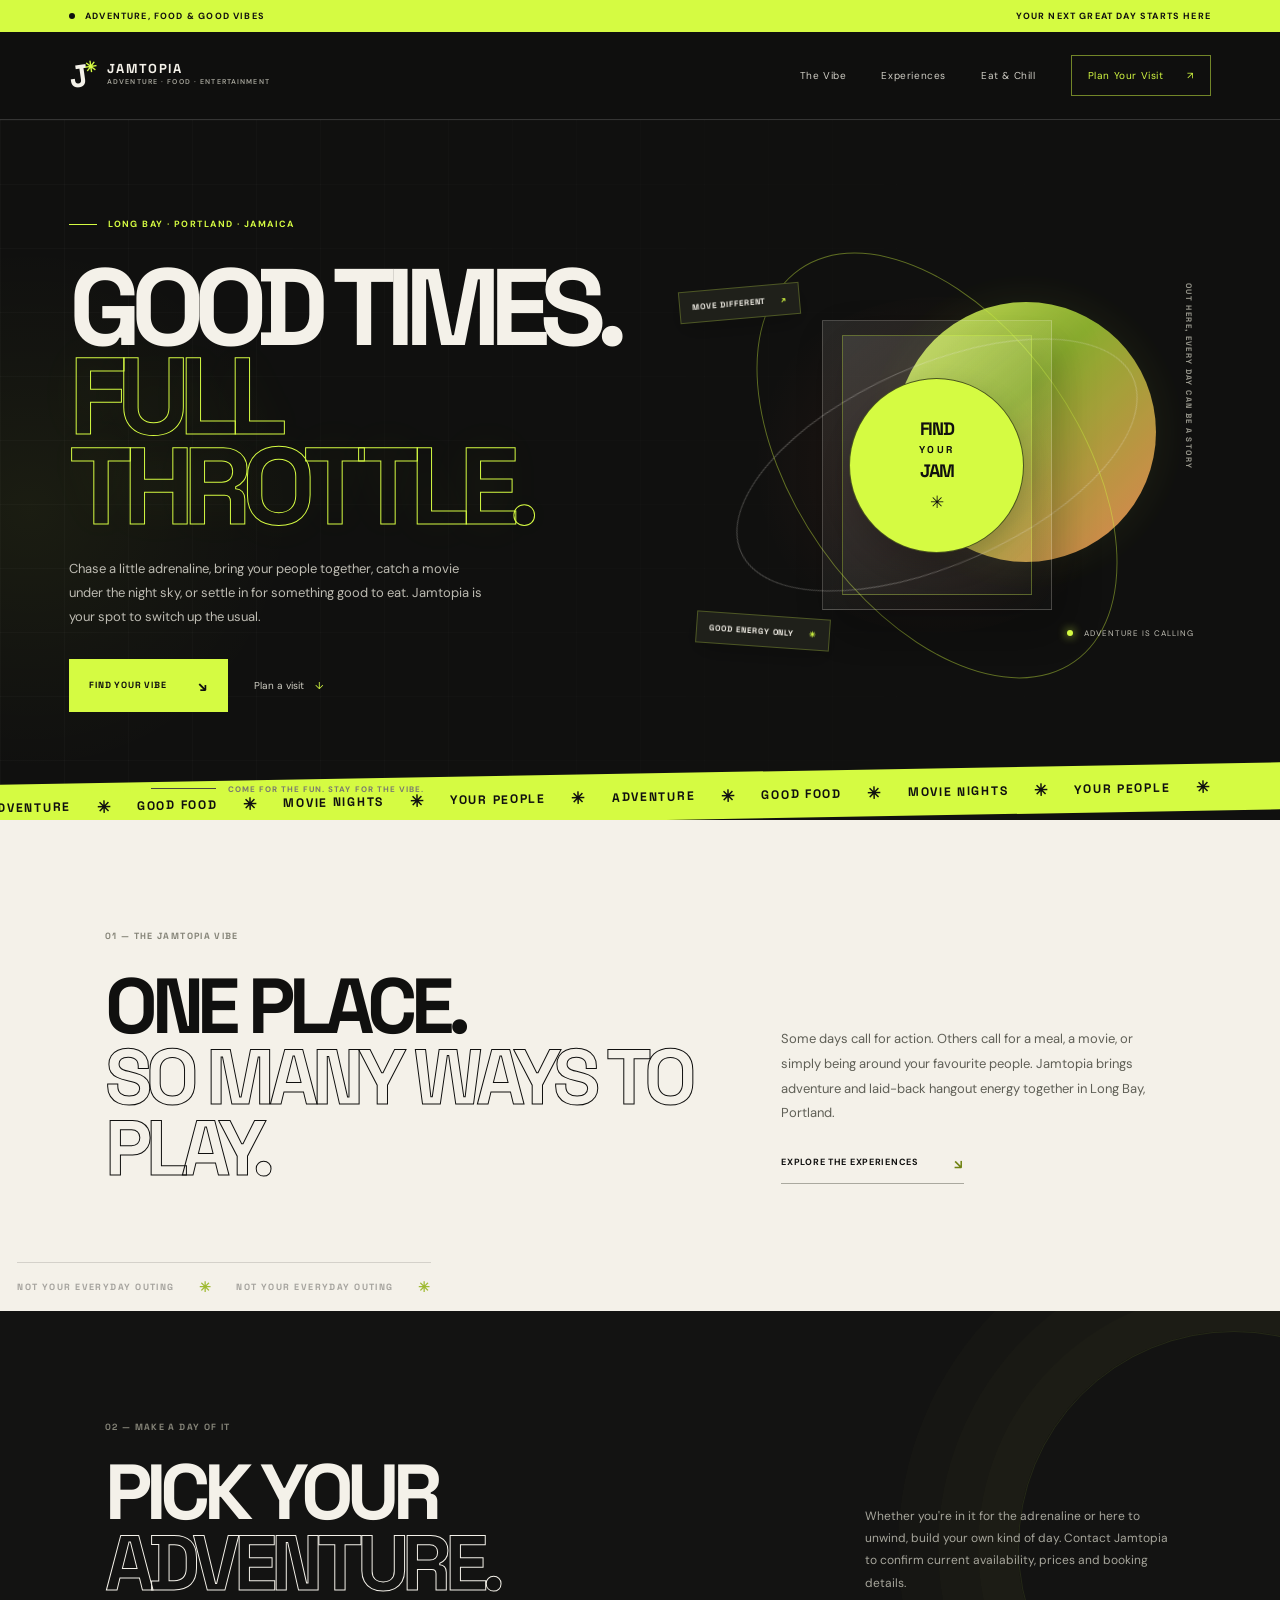
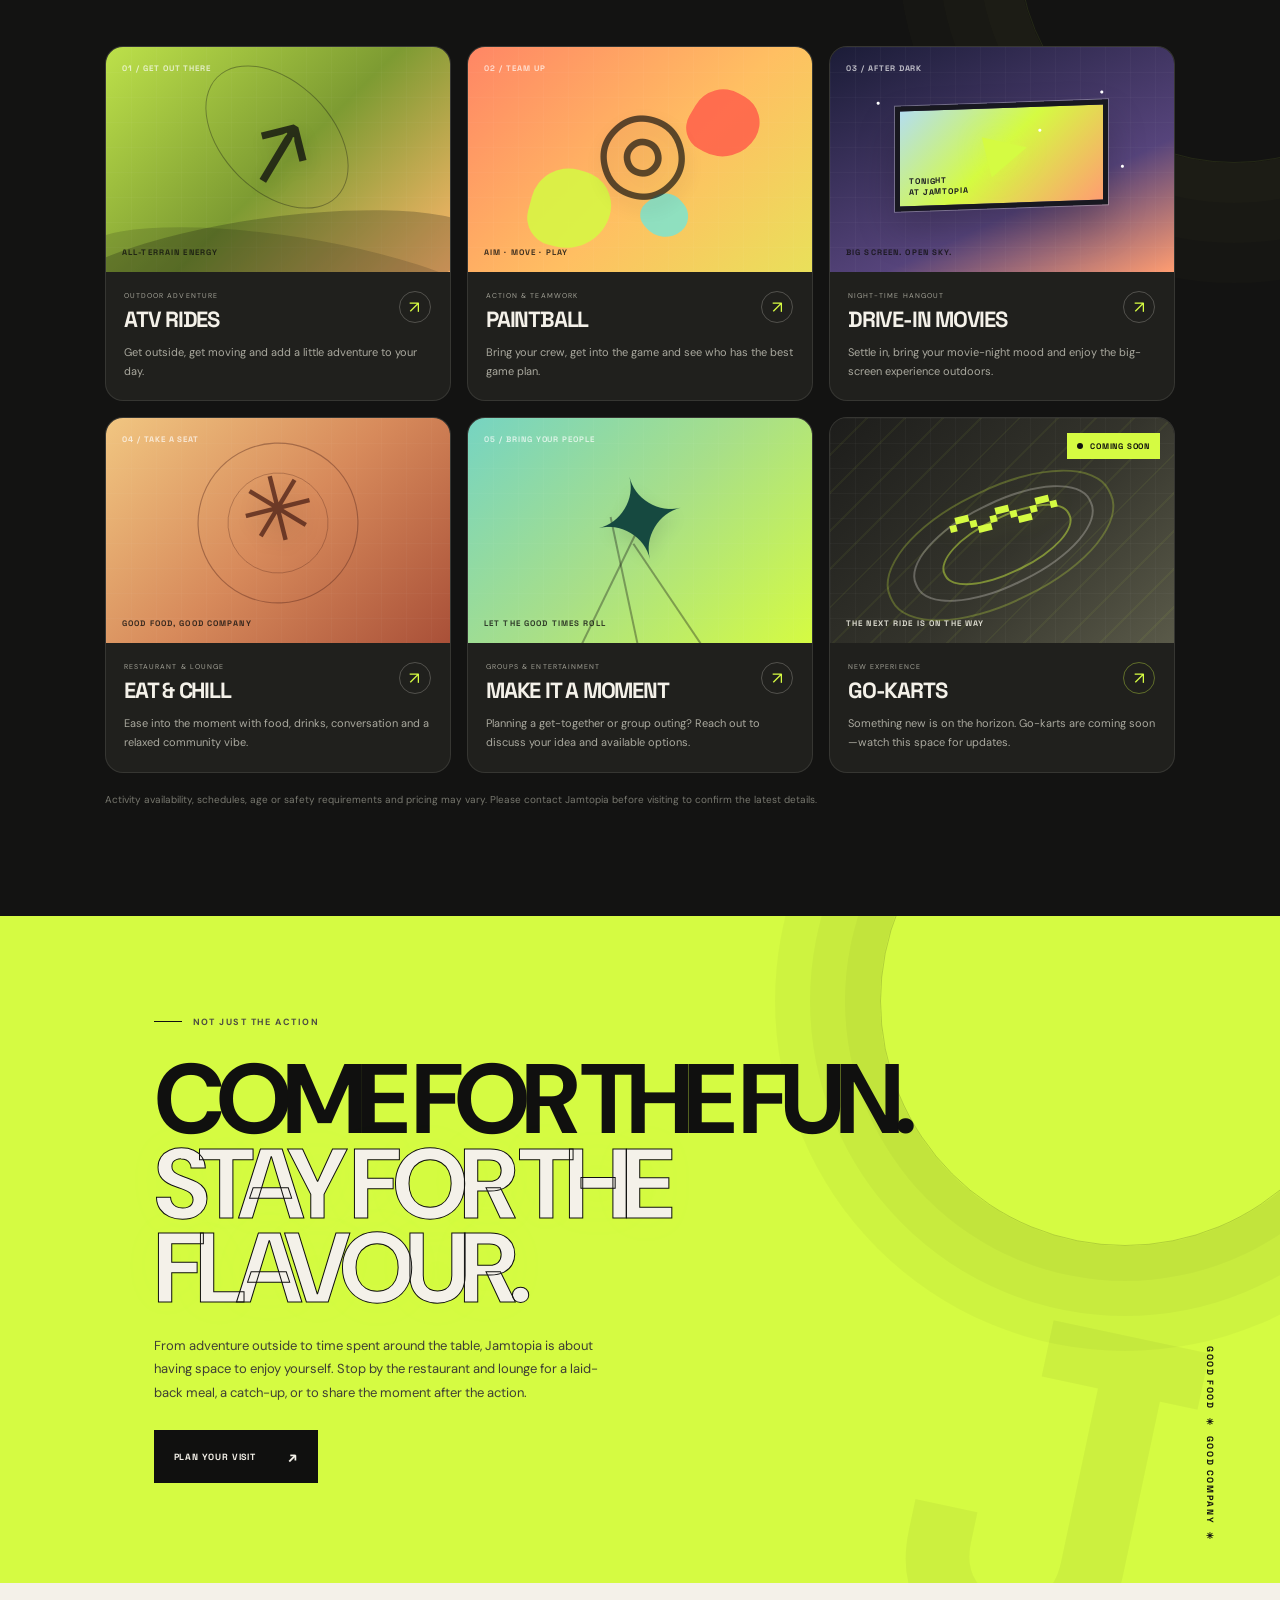
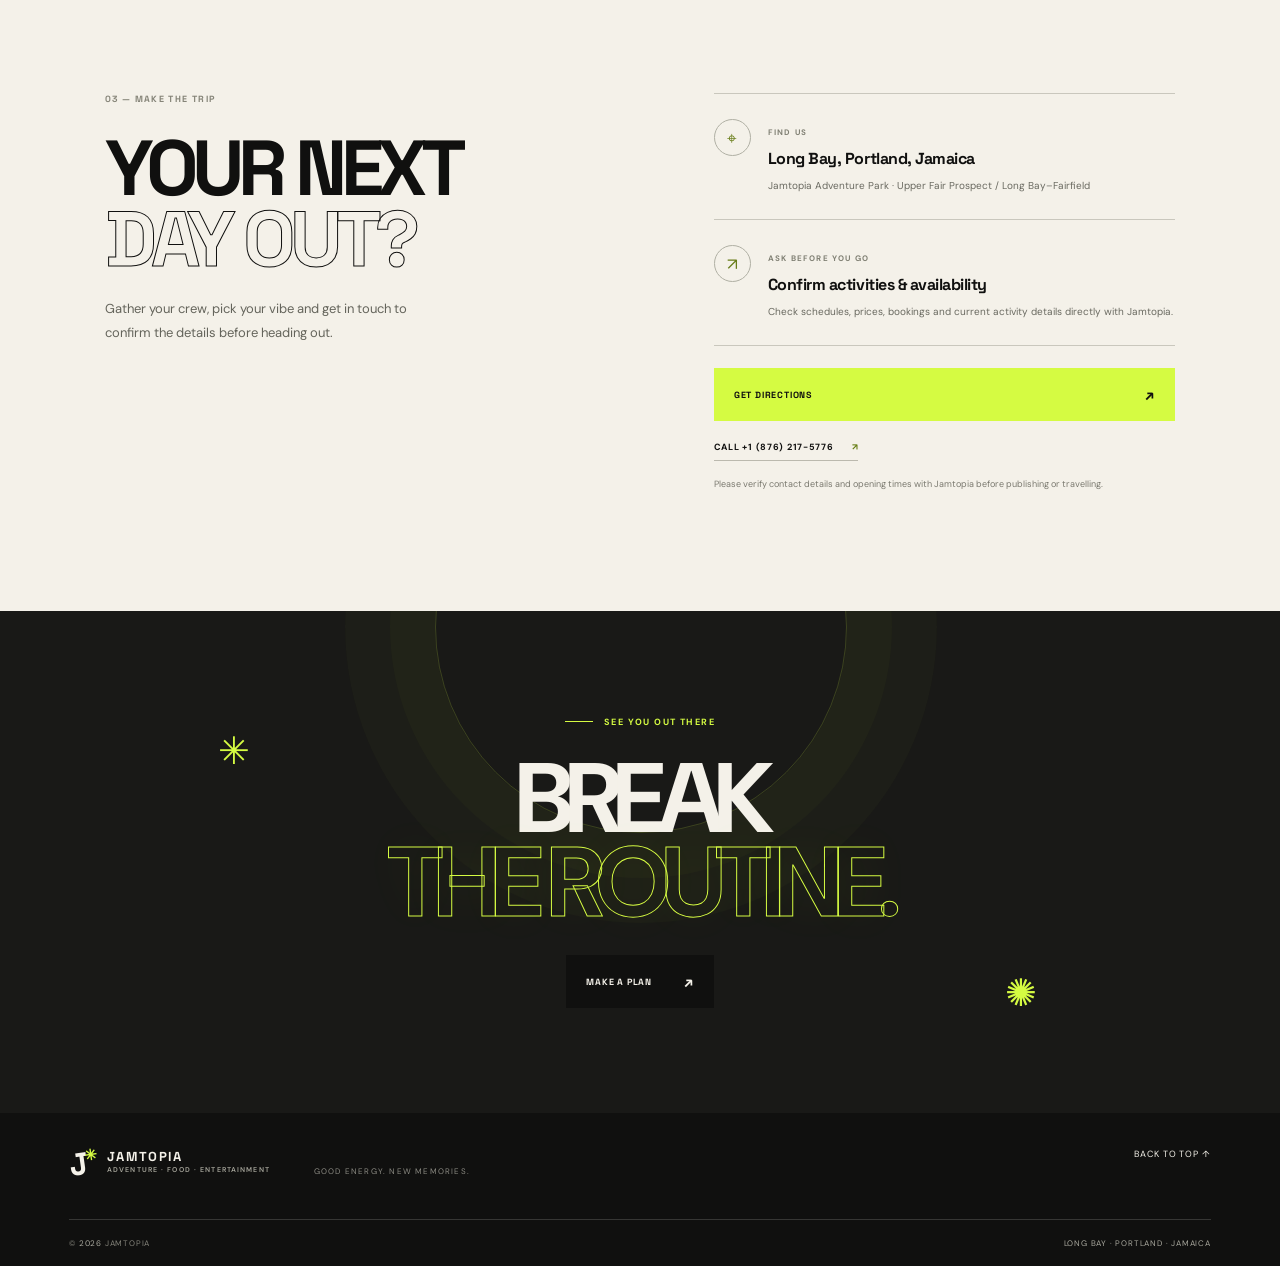
<file: index.html>
<!doctype html>
<html lang="en">
<head>
  <meta charset="utf-8">
  <meta name="viewport" content="width=device-width, initial-scale=1">
  <meta name="theme-color" content="#10100f">
  <meta name="description" content="Adventure, food, film nights and good times at Jamtopia in Long Bay, Portland, Jamaica.">
  <title>Jamtopia — Adventure. Food. Good Times.</title>
  <link rel="preconnect" href="https://fonts.googleapis.com">
  <link rel="preconnect" href="https://fonts.gstatic.com" crossorigin>
  <link href="https://fonts.googleapis.com/css2?family=DM+Sans:wght@400;500;600;700&family=Space+Grotesk:wght@400;500;600;700&display=swap" rel="stylesheet">
  <link rel="stylesheet" href="styles.css">
  <script>document.documentElement.classList.add('js-motion');</script>
</head>
<body>
  <div class="scroll-progress" aria-hidden="true"><span></span></div>
  <div class="announcement"><span class="pulse"></span> ADVENTURE, FOOD & GOOD VIBES <span class="announcement-right">YOUR NEXT GREAT DAY STARTS HERE</span></div>

  <header class="site-header">
    <a class="brand" href="#home" aria-label="Jamtopia home">
      <span class="brand-mark">J<span>✳</span></span>
      <span class="brand-name">JAMTOPIA<small>ADVENTURE · FOOD · ENTERTAINMENT</small></span>
    </a>
    <button class="menu-toggle" aria-label="Open navigation" aria-expanded="false"><span></span><span></span></button>
    <nav class="nav" aria-label="Main navigation">
      <a href="#about">The Vibe</a><a href="#experiences">Experiences</a><a href="#dining">Eat & Chill</a><a href="#visit" class="nav-cta">Plan Your Visit <span>↗</span></a>
    </nav>
  </header>

  <main>
    <section class="hero" id="home">
      <div class="hero-grid" aria-hidden="true"></div>
      <div class="hero-copy">
        <p class="eyebrow reveal"><span class="eyebrow-line"></span> LONG BAY · PORTLAND · JAMAICA</p>
        <h1 class="reveal delay-1">GOOD TIMES.<br><em>FULL THROTTLE.</em></h1>
        <p class="hero-intro reveal delay-2">Chase a little adrenaline, bring your people together, catch a movie under the night sky, or settle in for something good to eat. Jamtopia is your spot to switch up the usual.</p>
        <div class="hero-actions reveal delay-3"><a class="button button-lime" href="#experiences">FIND YOUR VIBE <span>↘</span></a><a class="text-link" href="#visit">Plan a visit <span>↓</span></a></div>
        <div class="hero-foot reveal delay-3"><span class="hero-index">01 / JAMTOPIA</span><span class="hero-foot-line"></span><span>COME FOR THE FUN. STAY FOR THE VIBE.</span></div>
      </div>
      <div class="hero-visual" aria-label="Animated abstract artwork inspired by adventure and nightlife">
        <div class="visual-sun"></div><div class="orbit orbit-one"></div><div class="orbit orbit-two"></div>
        <div class="hero-slab slab-one"></div><div class="hero-slab slab-two"></div>
        <div class="visual-stamp"><span>FIND</span><b>YOUR</b><span>JAM</span><i>✳</i></div>
        <div class="vertical-label">OUT HERE, EVERY DAY CAN BE A STORY</div>
        <div class="hero-photo-note"><span class="note-dot"></span> ADVENTURE IS CALLING</div>
        <div class="hero-float-tag tag-top">MOVE DIFFERENT <span>↗</span></div>
        <div class="hero-float-tag tag-bottom">GOOD ENERGY ONLY <span>✳</span></div>
      </div>
      <div class="ticker" aria-hidden="true"><div class="ticker-track"><span>ADVENTURE</span><b>✳</b><span>GOOD FOOD</span><b>✳</b><span>MOVIE NIGHTS</span><b>✳</b><span>YOUR PEOPLE</span><b>✳</b><span>ADVENTURE</span><b>✳</b><span>GOOD FOOD</span><b>✳</b><span>MOVIE NIGHTS</span><b>✳</b><span>YOUR PEOPLE</span><b>✳</b></div></div>
    </section>

    <section class="intro section-pad" id="about">
      <div class="section-kicker reveal">01 — THE JAMTOPIA VIBE</div>
      <div class="intro-content">
        <h2 class="reveal">ONE PLACE.<br><span>SO MANY WAYS TO PLAY.</span></h2>
        <div class="intro-side reveal delay-1"><p>Some days call for action. Others call for a meal, a movie, or simply being around your favourite people. Jamtopia brings adventure and laid-back hangout energy together in Long Bay, Portland.</p><a href="#experiences" class="under-link">EXPLORE THE EXPERIENCES <span>↘</span></a></div>
      </div>
      <div class="intro-marquee" aria-hidden="true"><span>NOT YOUR EVERYDAY OUTING</span><b>✳</b><span>NOT YOUR EVERYDAY OUTING</span><b>✳</b></div>
    </section>

    <section class="experiences section-pad" id="experiences">
      <div class="section-heading reveal">
        <div><div class="section-kicker">02 — MAKE A DAY OF IT</div><h2>PICK YOUR<br><span>ADVENTURE.</span></h2></div>
        <p>Whether you're in it for the adrenaline or here to unwind, build your own kind of day. Contact Jamtopia to confirm current availability, prices and booking details.</p>
      </div>

      <div class="activity-grid">
        <article data-page-link="atv-rides.html" tabindex="0" role="link" aria-label="Explore ATV rides" class="activity-card activity-atv reveal">
          <div class="activity-visual"><span class="activity-index">01 / GET OUT THERE</span><span class="activity-glyph" aria-hidden="true">↗</span><div class="terrain terrain-a"></div><div class="terrain terrain-b"></div><div class="activity-orbit"></div><span class="visual-caption">ALL-TERRAIN ENERGY</span></div>
          <div class="activity-info"><div><p class="activity-type">OUTDOOR ADVENTURE</p><h3>ATV RIDES</h3></div><a href="atv-rides.html" aria-label="Explore ATV rides">↗</a><p>Get outside, get moving and add a little adventure to your day.</p></div>
        </article>
        <article data-page-link="paintball.html" tabindex="0" role="link" aria-label="Explore paintball" class="activity-card activity-paintball reveal delay-1">
          <div class="activity-visual"><span class="activity-index">02 / TEAM UP</span><span class="activity-glyph target-glyph" aria-hidden="true">◎</span><div class="paint-splatter splatter-a"></div><div class="paint-splatter splatter-b"></div><div class="paint-splatter splatter-c"></div><span class="visual-caption">AIM · MOVE · PLAY</span></div>
          <div class="activity-info"><div><p class="activity-type">ACTION & TEAMWORK</p><h3>PAINTBALL</h3></div><a href="paintball.html" aria-label="Explore paintball">↗</a><p>Bring your crew, get into the game and see who has the best game plan.</p></div>
        </article>
        <article data-page-link="drive-in-movies.html" tabindex="0" role="link" aria-label="Explore drive-in movies" class="activity-card activity-movie reveal delay-2">
          <div class="activity-visual"><span class="activity-index">03 / AFTER DARK</span><span class="activity-glyph movie-glyph" aria-hidden="true">▶</span><div class="movie-screen"><span>TONIGHT<br>AT JAMTOPIA</span></div><div class="movie-stars"></div><span class="visual-caption">BIG SCREEN. OPEN SKY.</span></div>
          <div class="activity-info"><div><p class="activity-type">NIGHT-TIME HANGOUT</p><h3>DRIVE-IN MOVIES</h3></div><a href="drive-in-movies.html" aria-label="Explore drive-in movies">↗</a><p>Settle in, bring your movie-night mood and enjoy the big-screen experience outdoors.</p></div>
        </article>
        <article data-page-link="dining.html" tabindex="0" role="link" aria-label="Explore dining" class="activity-card activity-dining reveal">
          <div class="activity-visual"><span class="activity-index">04 / TAKE A SEAT</span><span class="activity-glyph dining-glyph" aria-hidden="true">✳</span><div class="dining-ring ring-a"></div><div class="dining-ring ring-b"></div><span class="visual-caption">GOOD FOOD, GOOD COMPANY</span></div>
          <div class="activity-info"><div><p class="activity-type">RESTAURANT & LOUNGE</p><h3>EAT & CHILL</h3></div><a href="dining.html" aria-label="Explore dining">↗</a><p>Ease into the moment with food, drinks, conversation and a relaxed community vibe.</p></div>
        </article>
        <article data-page-link="group-outings.html" tabindex="0" role="link" aria-label="Explore group outings" class="activity-card activity-events reveal delay-1">
          <div class="activity-visual"><span class="activity-index">05 / BRING YOUR PEOPLE</span><span class="activity-glyph event-glyph" aria-hidden="true">✦</span><div class="event-beam beam-a"></div><div class="event-beam beam-b"></div><div class="event-beam beam-c"></div><span class="visual-caption">LET THE GOOD TIMES ROLL</span></div>
          <div class="activity-info"><div><p class="activity-type">GROUPS & ENTERTAINMENT</p><h3>MAKE IT A MOMENT</h3></div><a href="group-outings.html" aria-label="Explore group outings and entertainment">↗</a><p>Planning a get-together or group outing? Reach out to discuss your idea and available options.</p></div>
        </article>
        <article class="activity-card activity-karts reveal delay-2">
          <div class="activity-visual"><span class="coming-pill"><span class="pulse"></span> COMING SOON</span><span class="activity-glyph kart-glyph" aria-hidden="true">〰</span><div class="track track-a"></div><div class="track track-b"></div><div class="track track-c"></div><span class="visual-caption">THE NEXT RIDE IS ON THE WAY</span></div>
          <div class="activity-info"><div><p class="activity-type">NEW EXPERIENCE</p><h3>GO-KARTS</h3></div><span class="coming-arrow" aria-hidden="true">↗</span><p>Something new is on the horizon. Go-karts are coming soon—watch this space for updates.</p></div>
        </article>
      </div>
      <p class="services-note reveal">Activity availability, schedules, age or safety requirements and pricing may vary. Please contact Jamtopia before visiting to confirm the latest details.</p>
    </section>

    <section class="statement" id="dining">
      <div class="statement-noise"></div><div class="statement-inner">
        <p class="eyebrow reveal"><span class="eyebrow-line"></span> NOT JUST THE ACTION</p>
        <h2 class="reveal">COME FOR THE FUN.<br><em>STAY FOR THE FLAVOUR.</em></h2>
        <p class="statement-text reveal delay-1">From adventure outside to time spent around the table, Jamtopia is about having space to enjoy yourself. Stop by the restaurant and lounge for a laid-back meal, a catch-up, or to share the moment after the action.</p>
        <a class="button button-dark reveal delay-2" href="#visit">PLAN YOUR VISIT <span>↗</span></a>
      </div>
      <div class="statement-side">GOOD FOOD&nbsp; ✳ &nbsp;GOOD COMPANY&nbsp; ✳</div>
      <div class="statement-shape" aria-hidden="true">J</div>
    </section>

    <section class="visit section-pad" id="visit">
      <div class="visit-title reveal"><div class="section-kicker">03 — MAKE THE TRIP</div><h2>YOUR NEXT<br><span>DAY OUT?</span></h2><p>Gather your crew, pick your vibe and get in touch to confirm the details before heading out.</p></div>
      <div class="visit-details reveal delay-1">
        <div class="visit-detail"><span class="detail-icon">⌖</span><div><span class="detail-label">FIND US</span><h3>Long Bay, Portland, Jamaica</h3><p>Jamtopia Adventure Park · Upper Fair Prospect / Long Bay–Fairfield</p></div></div>
        <div class="visit-detail"><span class="detail-icon">↗</span><div><span class="detail-label">ASK BEFORE YOU GO</span><h3>Confirm activities & availability</h3><p>Check schedules, prices, bookings and current activity details directly with Jamtopia.</p></div></div>
        <a class="button button-lime visit-button" href="https://www.google.com/maps/search/?api=1&query=Jamtopia+Adventure+Park+Long+Bay+Portland+Jamaica" target="_blank" rel="noopener">GET DIRECTIONS <span>↗</span></a>
        <a class="phone-link" href="tel:+18762175776">CALL +1 (876) 217-5776 <span>↗</span></a>
        <p class="contact-caveat">Please verify contact details and opening times with Jamtopia before publishing or travelling.</p>
      </div>
    </section>

    <section class="final-cta">
      <div class="cta-spark spark-a">✳</div><div class="cta-spark spark-b">✺</div>
      <p class="eyebrow reveal"><span class="eyebrow-line"></span> SEE YOU OUT THERE</p>
      <h2 class="reveal delay-1">BREAK<br><em>THE ROUTINE.</em></h2>
      <a href="#visit" class="button button-dark reveal delay-2">MAKE A PLAN <span>↗</span></a>
    </section>
  </main>

  <footer class="footer">
    <a class="brand footer-brand" href="#home"><span class="brand-mark">J<span>✳</span></span><span class="brand-name">JAMTOPIA<small>ADVENTURE · FOOD · ENTERTAINMENT</small></span></a>
    <p>GOOD ENERGY. NEW MEMORIES.</p><a href="#home" class="back-top">BACK TO TOP ↑</a>
    <div class="footer-bottom"><span>© <span id="year"></span> JAMTOPIA</span><span>LONG BAY · PORTLAND · JAMAICA</span></div>
  </footer>
  <script src="script.js"></script>
</body>
</html>
</file>
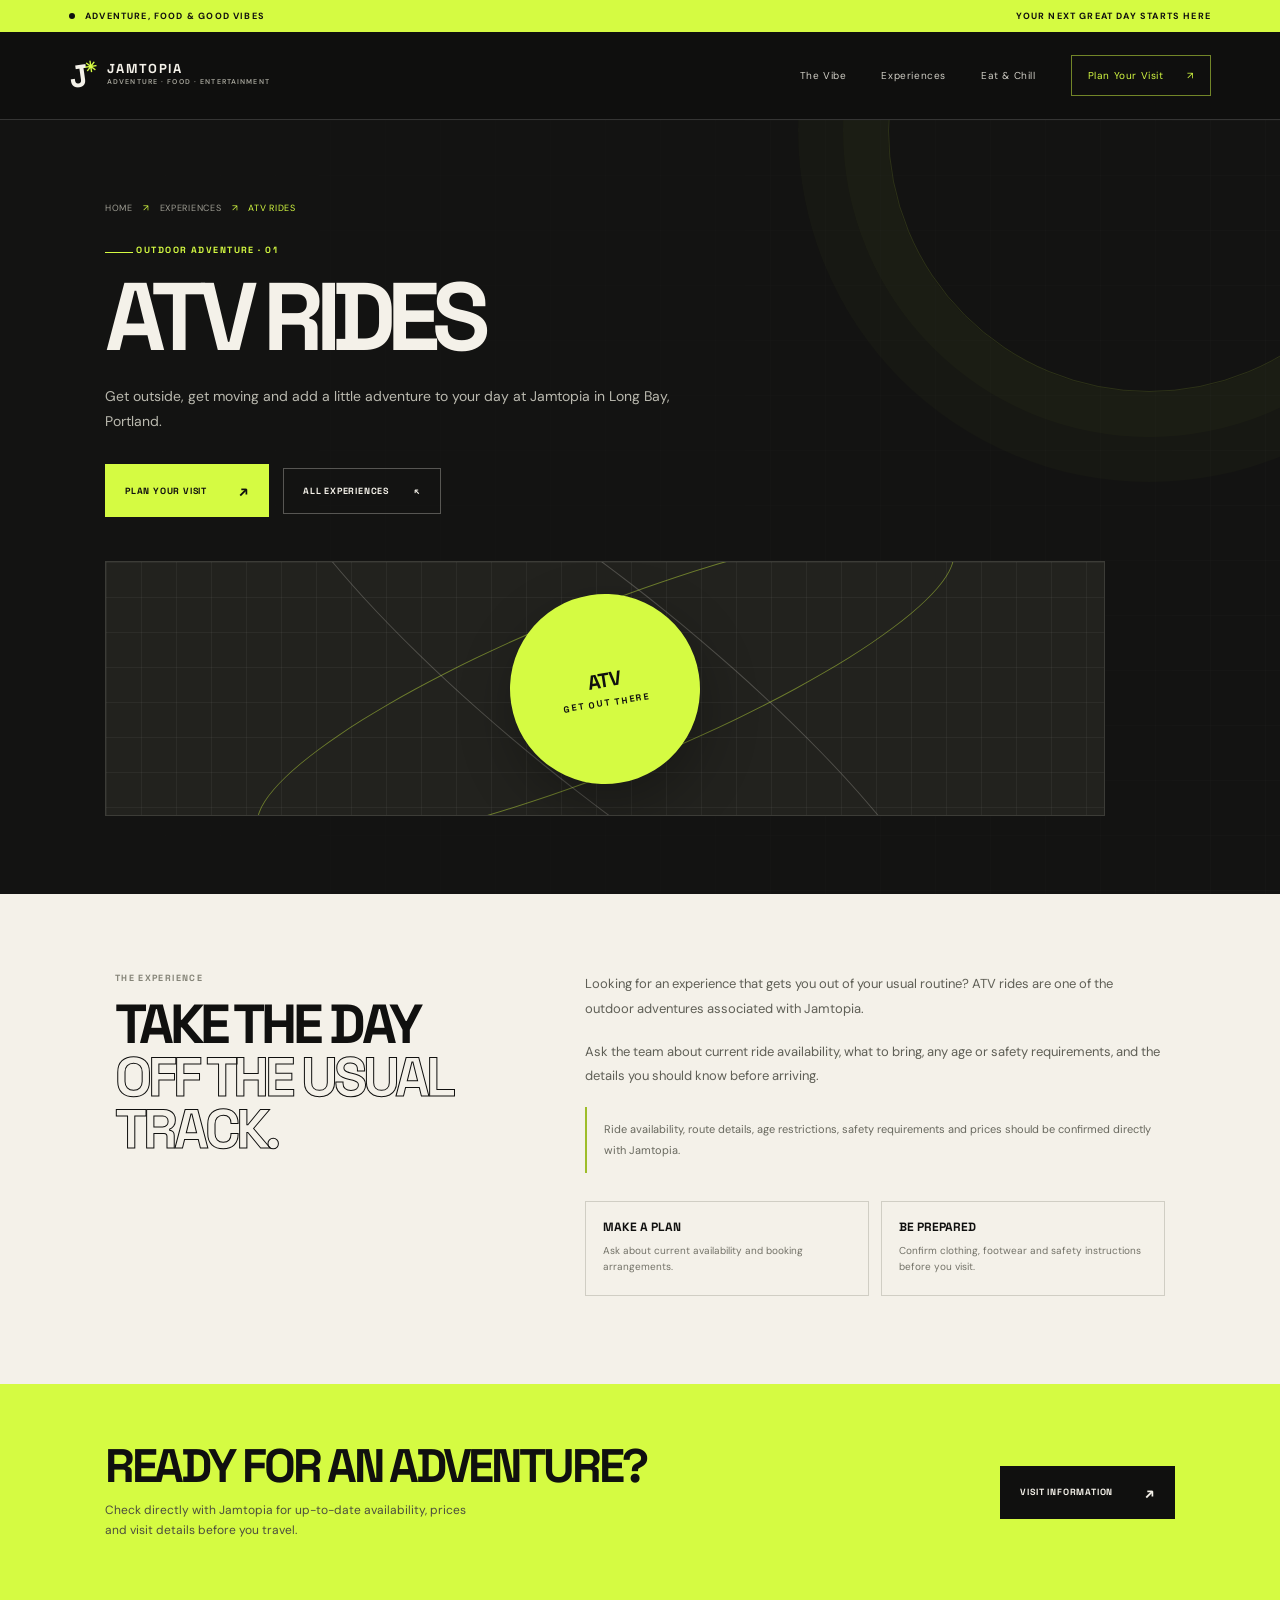
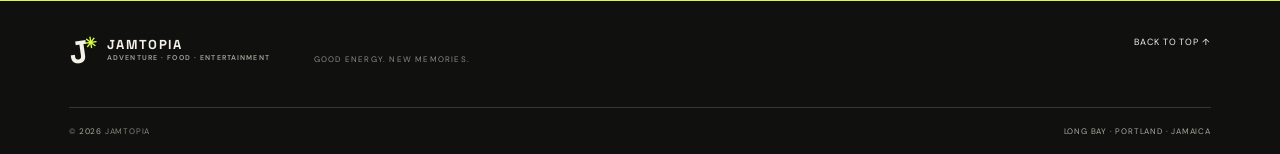
<file: atv-rides.html>
<!doctype html>
<html lang="en">
<head>
  <meta charset="utf-8">
  <meta name="viewport" content="width=device-width, initial-scale=1">
  <meta name="theme-color" content="#10100f">
  <meta name="description" content="Get outside, get moving and add a little adventure to your day at Jamtopia in Long Bay, Portland.">
  <title>ATV RIDES — Jamtopia</title>
  <link rel="preconnect" href="https://fonts.googleapis.com">
  <link rel="preconnect" href="https://fonts.gstatic.com" crossorigin>
  <link href="https://fonts.googleapis.com/css2?family=DM+Sans:wght@400;500;600;700&family=Space+Grotesk:wght@400;500;600;700&display=swap" rel="stylesheet">
  <link rel="stylesheet" href="styles.css">
  <script>document.documentElement.classList.add('js-motion');</script>
</head>
<body>
  <div class="scroll-progress" aria-hidden="true"><span></span></div>
  <div class="announcement"><span class="pulse"></span> ADVENTURE, FOOD & GOOD VIBES <span class="announcement-right">YOUR NEXT GREAT DAY STARTS HERE</span></div>
  <header class="site-header">
    <a class="brand" href="index.html#home" aria-label="Jamtopia home"><span class="brand-mark">J<span>✳</span></span><span class="brand-name">JAMTOPIA<small>ADVENTURE · FOOD · ENTERTAINMENT</small></span></a>
    <button class="menu-toggle" aria-label="Open navigation" aria-expanded="false"><span></span><span></span></button>
    <nav class="nav" aria-label="Main navigation">
      <a href="index.html#about">The Vibe</a><a href="index.html#experiences">Experiences</a><a href="dining.html">Eat & Chill</a><a href="index.html#visit" class="nav-cta">Plan Your Visit <span>↗</span></a>
    </nav>
  </header>
  <main class="activity-page-main">
    <section class="activity-detail-hero">
      <div class="activity-detail-grid" aria-hidden="true"></div>
      <div class="activity-detail-wrap">
        <div class="breadcrumbs"><a href="index.html">HOME</a><span>↗</span><a href="index.html#experiences">EXPERIENCES</a><span>↗</span><span>ATV RIDES</span></div>
        
        <p class="detail-eyebrow reveal"><span class="eyebrow-line"></span> OUTDOOR ADVENTURE · 01</p>
        <h1 class="reveal delay-1">ATV RIDES</h1>
        <p class="activity-detail-lede reveal delay-2">Get outside, get moving and add a little adventure to your day at Jamtopia in Long Bay, Portland.</p>
        <div class="detail-actions reveal delay-3"><a class="button button-lime" href="index.html#visit">PLAN YOUR VISIT <span>↗</span></a><a class="button-outline" href="index.html#experiences">ALL EXPERIENCES <span>↖</span></a></div>
        <div class="detail-art reveal delay-2" aria-label="ALL-TERRAIN ENERGY visual">
          <div class="detail-art-orbit"></div><div class="detail-art-orbit orbit-b"></div>
          <div class="detail-art-shape">ATV<small>GET OUT THERE</small></div>
        </div>
      </div>
    </section>
    <section class="activity-detail-content">
      <div class="detail-content-grid">
        <div class="reveal"><div class="section-kicker">THE EXPERIENCE</div><h2>TAKE THE DAY<br><span>OFF THE USUAL TRACK.</span></h2></div>
        <div class="reveal delay-1">
          <p>Looking for an experience that gets you out of your usual routine? ATV rides are one of the outdoor adventures associated with Jamtopia.</p>
          <p>Ask the team about current ride availability, what to bring, any age or safety requirements, and the details you should know before arriving.</p>
          <p class="detail-note">Ride availability, route details, age restrictions, safety requirements and prices should be confirmed directly with Jamtopia.</p>
          <div class="detail-mini-grid">
          <div class="detail-mini"><b>MAKE A PLAN</b><span>Ask about current availability and booking arrangements.</span></div>
          <div class="detail-mini"><b>BE PREPARED</b><span>Confirm clothing, footwear and safety instructions before you visit.</span></div>
          </div>
        </div>
      </div>
    </section>
    <section class="detail-bottom-cta">
      <div><h2>READY FOR AN ADVENTURE?</h2><p>Check directly with Jamtopia for up-to-date availability, prices and visit details before you travel.</p></div>
      <a href="index.html#visit" class="button button-dark">VISIT INFORMATION <span>↗</span></a>
    </section>
  </main>
  <footer class="footer">
    <a class="brand footer-brand" href="index.html#home"><span class="brand-mark">J<span>✳</span></span><span class="brand-name">JAMTOPIA<small>ADVENTURE · FOOD · ENTERTAINMENT</small></span></a>
    <p>GOOD ENERGY. NEW MEMORIES.</p><a href="#" class="back-top">BACK TO TOP ↑</a>
    <div class="footer-bottom"><span>© <span class="year"></span> JAMTOPIA</span><span>LONG BAY · PORTLAND · JAMAICA</span></div>
  </footer>
  <script src="script.js"></script>
  <script>document.querySelectorAll('.year').forEach(el => el.textContent = new Date().getFullYear());</script>
</body>
</html>
</file>
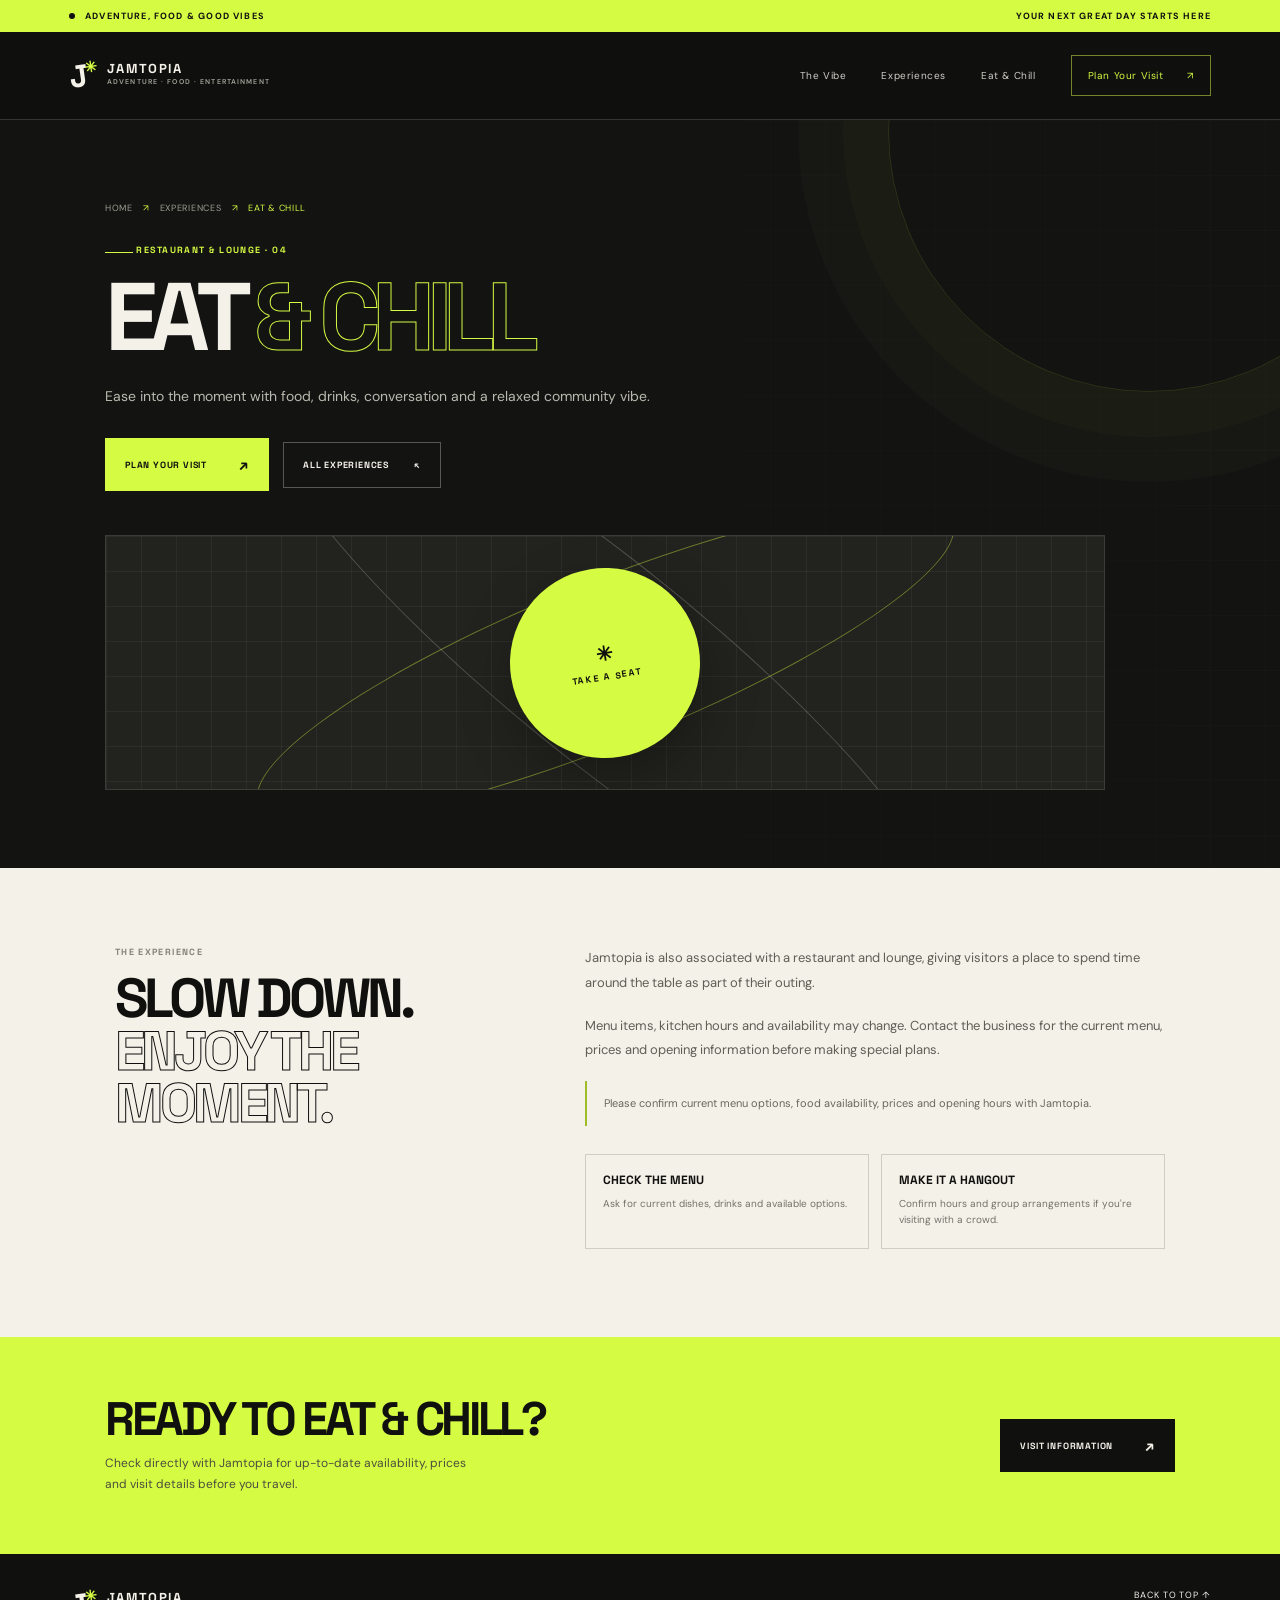
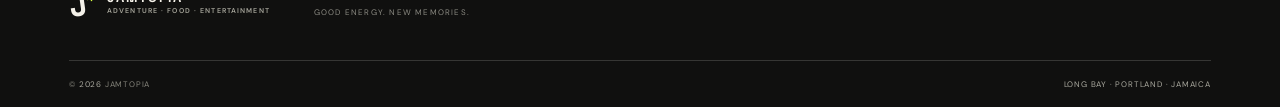
<file: dining.html>
<!doctype html>
<html lang="en">
<head>
  <meta charset="utf-8">
  <meta name="viewport" content="width=device-width, initial-scale=1">
  <meta name="theme-color" content="#10100f">
  <meta name="description" content="Ease into the moment with food, drinks, conversation and a relaxed community vibe.">
  <title>EAT & CHILL — Jamtopia</title>
  <link rel="preconnect" href="https://fonts.googleapis.com">
  <link rel="preconnect" href="https://fonts.gstatic.com" crossorigin>
  <link href="https://fonts.googleapis.com/css2?family=DM+Sans:wght@400;500;600;700&family=Space+Grotesk:wght@400;500;600;700&display=swap" rel="stylesheet">
  <link rel="stylesheet" href="styles.css">
  <script>document.documentElement.classList.add('js-motion');</script>
</head>
<body>
  <div class="scroll-progress" aria-hidden="true"><span></span></div>
  <div class="announcement"><span class="pulse"></span> ADVENTURE, FOOD & GOOD VIBES <span class="announcement-right">YOUR NEXT GREAT DAY STARTS HERE</span></div>
  <header class="site-header">
    <a class="brand" href="index.html#home" aria-label="Jamtopia home"><span class="brand-mark">J<span>✳</span></span><span class="brand-name">JAMTOPIA<small>ADVENTURE · FOOD · ENTERTAINMENT</small></span></a>
    <button class="menu-toggle" aria-label="Open navigation" aria-expanded="false"><span></span><span></span></button>
    <nav class="nav" aria-label="Main navigation">
      <a href="index.html#about">The Vibe</a><a href="index.html#experiences">Experiences</a><a href="dining.html">Eat & Chill</a><a href="index.html#visit" class="nav-cta">Plan Your Visit <span>↗</span></a>
    </nav>
  </header>
  <main class="activity-page-main">
    <section class="activity-detail-hero">
      <div class="activity-detail-grid" aria-hidden="true"></div>
      <div class="activity-detail-wrap">
        <div class="breadcrumbs"><a href="index.html">HOME</a><span>↗</span><a href="index.html#experiences">EXPERIENCES</a><span>↗</span><span>EAT & CHILL</span></div>
        
        <p class="detail-eyebrow reveal"><span class="eyebrow-line"></span> RESTAURANT & LOUNGE · 04</p>
        <h1 class="reveal delay-1">EAT <em>& CHILL</em></h1>
        <p class="activity-detail-lede reveal delay-2">Ease into the moment with food, drinks, conversation and a relaxed community vibe.</p>
        <div class="detail-actions reveal delay-3"><a class="button button-lime" href="index.html#visit">PLAN YOUR VISIT <span>↗</span></a><a class="button-outline" href="index.html#experiences">ALL EXPERIENCES <span>↖</span></a></div>
        <div class="detail-art reveal delay-2" aria-label="GOOD FOOD · GOOD COMPANY visual">
          <div class="detail-art-orbit"></div><div class="detail-art-orbit orbit-b"></div>
          <div class="detail-art-shape">✳<small>TAKE A SEAT</small></div>
        </div>
      </div>
    </section>
    <section class="activity-detail-content">
      <div class="detail-content-grid">
        <div class="reveal"><div class="section-kicker">THE EXPERIENCE</div><h2>SLOW DOWN.<br><span>ENJOY THE MOMENT.</span></h2></div>
        <div class="reveal delay-1">
          <p>Jamtopia is also associated with a restaurant and lounge, giving visitors a place to spend time around the table as part of their outing.</p>
          <p>Menu items, kitchen hours and availability may change. Contact the business for the current menu, prices and opening information before making special plans.</p>
          <p class="detail-note">Please confirm current menu options, food availability, prices and opening hours with Jamtopia.</p>
          <div class="detail-mini-grid">
          <div class="detail-mini"><b>CHECK THE MENU</b><span>Ask for current dishes, drinks and available options.</span></div>
          <div class="detail-mini"><b>MAKE IT A HANGOUT</b><span>Confirm hours and group arrangements if you're visiting with a crowd.</span></div>
          </div>
        </div>
      </div>
    </section>
    <section class="detail-bottom-cta">
      <div><h2>READY TO EAT & CHILL?</h2><p>Check directly with Jamtopia for up-to-date availability, prices and visit details before you travel.</p></div>
      <a href="index.html#visit" class="button button-dark">VISIT INFORMATION <span>↗</span></a>
    </section>
  </main>
  <footer class="footer">
    <a class="brand footer-brand" href="index.html#home"><span class="brand-mark">J<span>✳</span></span><span class="brand-name">JAMTOPIA<small>ADVENTURE · FOOD · ENTERTAINMENT</small></span></a>
    <p>GOOD ENERGY. NEW MEMORIES.</p><a href="#" class="back-top">BACK TO TOP ↑</a>
    <div class="footer-bottom"><span>© <span class="year"></span> JAMTOPIA</span><span>LONG BAY · PORTLAND · JAMAICA</span></div>
  </footer>
  <script src="script.js"></script>
  <script>document.querySelectorAll('.year').forEach(el => el.textContent = new Date().getFullYear());</script>
</body>
</html>
</file>
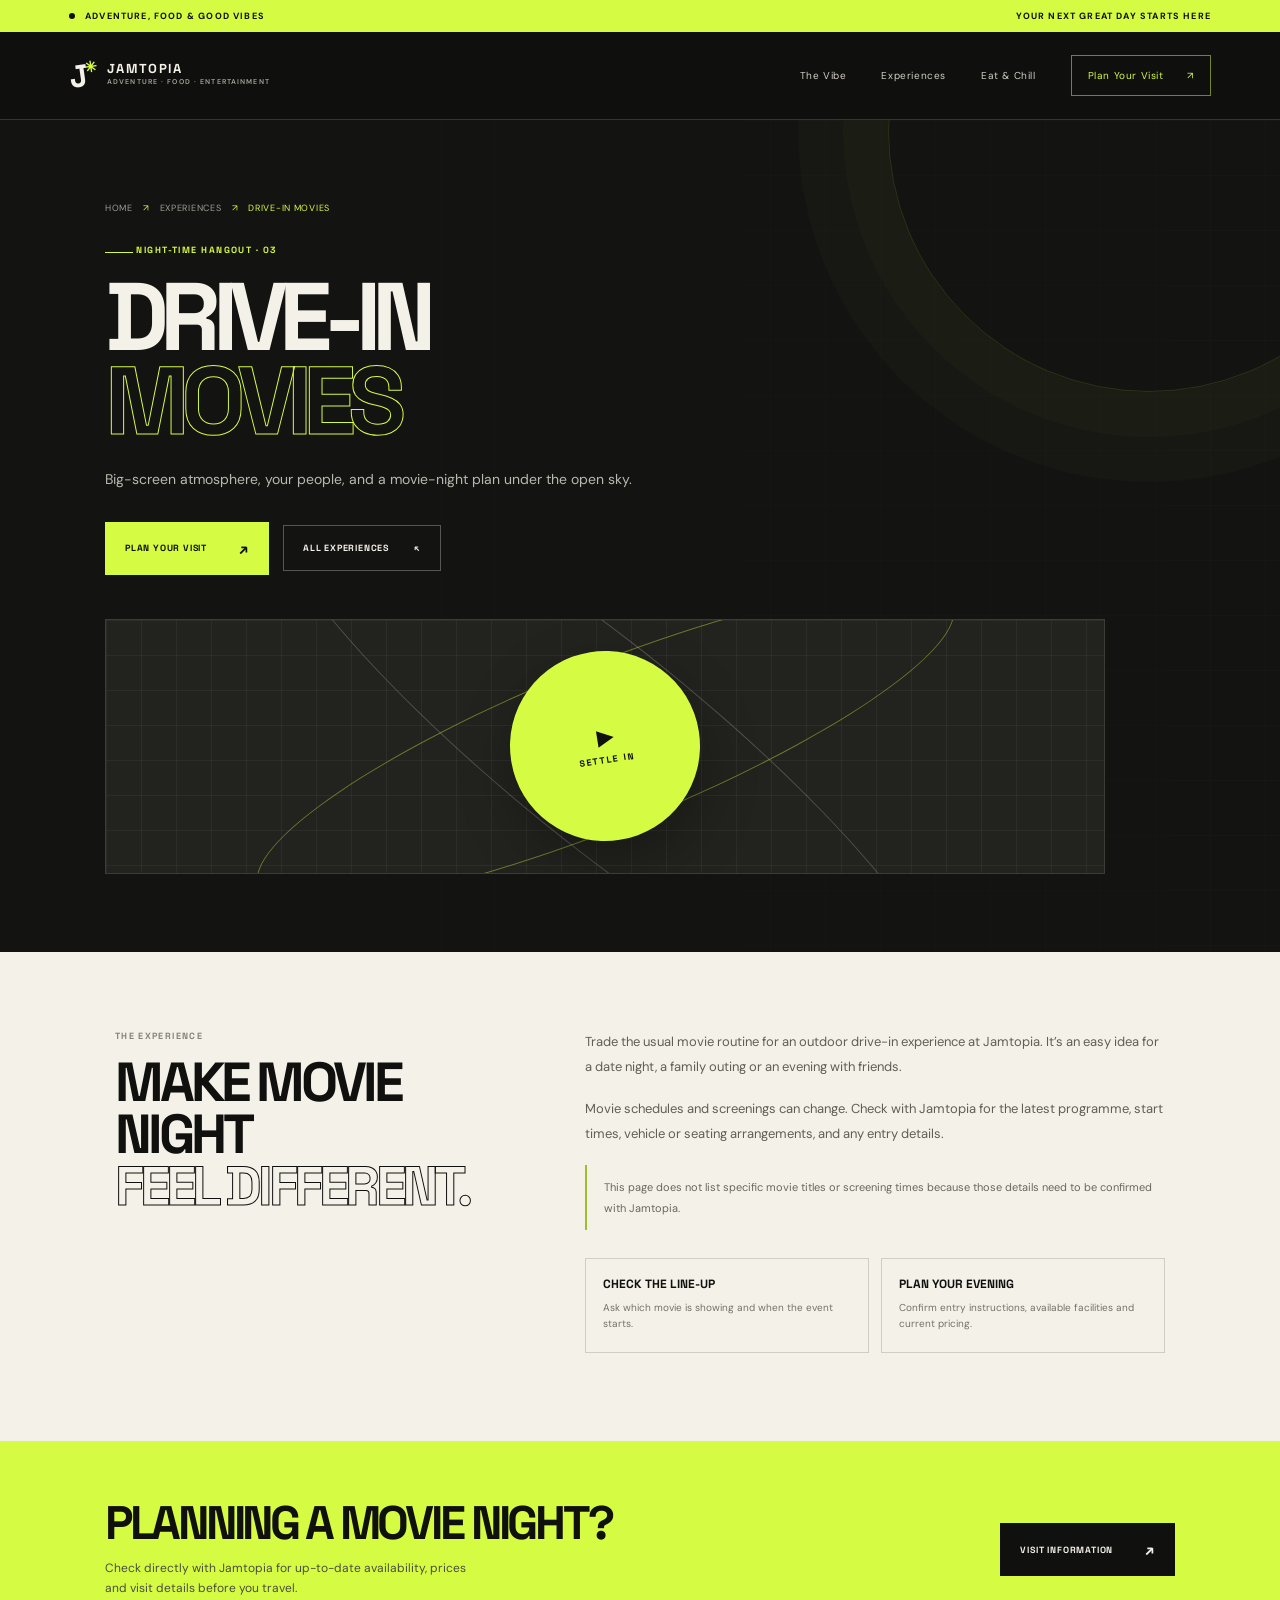
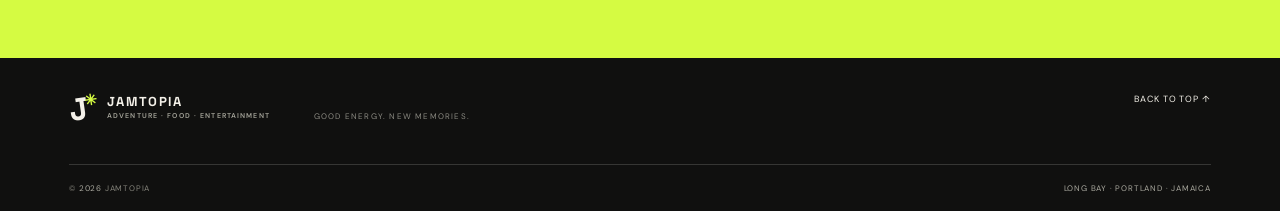
<file: drive-in-movies.html>
<!doctype html>
<html lang="en">
<head>
  <meta charset="utf-8">
  <meta name="viewport" content="width=device-width, initial-scale=1">
  <meta name="theme-color" content="#10100f">
  <meta name="description" content="Big-screen atmosphere, your people, and a movie-night plan under the open sky.">
  <title>DRIVE-IN MOVIES — Jamtopia</title>
  <link rel="preconnect" href="https://fonts.googleapis.com">
  <link rel="preconnect" href="https://fonts.gstatic.com" crossorigin>
  <link href="https://fonts.googleapis.com/css2?family=DM+Sans:wght@400;500;600;700&family=Space+Grotesk:wght@400;500;600;700&display=swap" rel="stylesheet">
  <link rel="stylesheet" href="styles.css">
  <script>document.documentElement.classList.add('js-motion');</script>
</head>
<body>
  <div class="scroll-progress" aria-hidden="true"><span></span></div>
  <div class="announcement"><span class="pulse"></span> ADVENTURE, FOOD & GOOD VIBES <span class="announcement-right">YOUR NEXT GREAT DAY STARTS HERE</span></div>
  <header class="site-header">
    <a class="brand" href="index.html#home" aria-label="Jamtopia home"><span class="brand-mark">J<span>✳</span></span><span class="brand-name">JAMTOPIA<small>ADVENTURE · FOOD · ENTERTAINMENT</small></span></a>
    <button class="menu-toggle" aria-label="Open navigation" aria-expanded="false"><span></span><span></span></button>
    <nav class="nav" aria-label="Main navigation">
      <a href="index.html#about">The Vibe</a><a href="index.html#experiences">Experiences</a><a href="dining.html">Eat & Chill</a><a href="index.html#visit" class="nav-cta">Plan Your Visit <span>↗</span></a>
    </nav>
  </header>
  <main class="activity-page-main">
    <section class="activity-detail-hero">
      <div class="activity-detail-grid" aria-hidden="true"></div>
      <div class="activity-detail-wrap">
        <div class="breadcrumbs"><a href="index.html">HOME</a><span>↗</span><a href="index.html#experiences">EXPERIENCES</a><span>↗</span><span>DRIVE-IN MOVIES</span></div>
        
        <p class="detail-eyebrow reveal"><span class="eyebrow-line"></span> NIGHT-TIME HANGOUT · 03</p>
        <h1 class="reveal delay-1">DRIVE-IN<br><em>MOVIES</em></h1>
        <p class="activity-detail-lede reveal delay-2">Big-screen atmosphere, your people, and a movie-night plan under the open sky.</p>
        <div class="detail-actions reveal delay-3"><a class="button button-lime" href="index.html#visit">PLAN YOUR VISIT <span>↗</span></a><a class="button-outline" href="index.html#experiences">ALL EXPERIENCES <span>↖</span></a></div>
        <div class="detail-art reveal delay-2" aria-label="BIG SCREEN · OPEN SKY visual">
          <div class="detail-art-orbit"></div><div class="detail-art-orbit orbit-b"></div>
          <div class="detail-art-shape">▶<small>SETTLE IN</small></div>
        </div>
      </div>
    </section>
    <section class="activity-detail-content">
      <div class="detail-content-grid">
        <div class="reveal"><div class="section-kicker">THE EXPERIENCE</div><h2>MAKE MOVIE NIGHT<br><span>FEEL DIFFERENT.</span></h2></div>
        <div class="reveal delay-1">
          <p>Trade the usual movie routine for an outdoor drive-in experience at Jamtopia. It’s an easy idea for a date night, a family outing or an evening with friends.</p>
          <p>Movie schedules and screenings can change. Check with Jamtopia for the latest programme, start times, vehicle or seating arrangements, and any entry details.</p>
          <p class="detail-note">This page does not list specific movie titles or screening times because those details need to be confirmed with Jamtopia.</p>
          <div class="detail-mini-grid">
          <div class="detail-mini"><b>CHECK THE LINE-UP</b><span>Ask which movie is showing and when the event starts.</span></div>
          <div class="detail-mini"><b>PLAN YOUR EVENING</b><span>Confirm entry instructions, available facilities and current pricing.</span></div>
          </div>
        </div>
      </div>
    </section>
    <section class="detail-bottom-cta">
      <div><h2>PLANNING A MOVIE NIGHT?</h2><p>Check directly with Jamtopia for up-to-date availability, prices and visit details before you travel.</p></div>
      <a href="index.html#visit" class="button button-dark">VISIT INFORMATION <span>↗</span></a>
    </section>
  </main>
  <footer class="footer">
    <a class="brand footer-brand" href="index.html#home"><span class="brand-mark">J<span>✳</span></span><span class="brand-name">JAMTOPIA<small>ADVENTURE · FOOD · ENTERTAINMENT</small></span></a>
    <p>GOOD ENERGY. NEW MEMORIES.</p><a href="#" class="back-top">BACK TO TOP ↑</a>
    <div class="footer-bottom"><span>© <span class="year"></span> JAMTOPIA</span><span>LONG BAY · PORTLAND · JAMAICA</span></div>
  </footer>
  <script src="script.js"></script>
  <script>document.querySelectorAll('.year').forEach(el => el.textContent = new Date().getFullYear());</script>
</body>
</html>
</file>
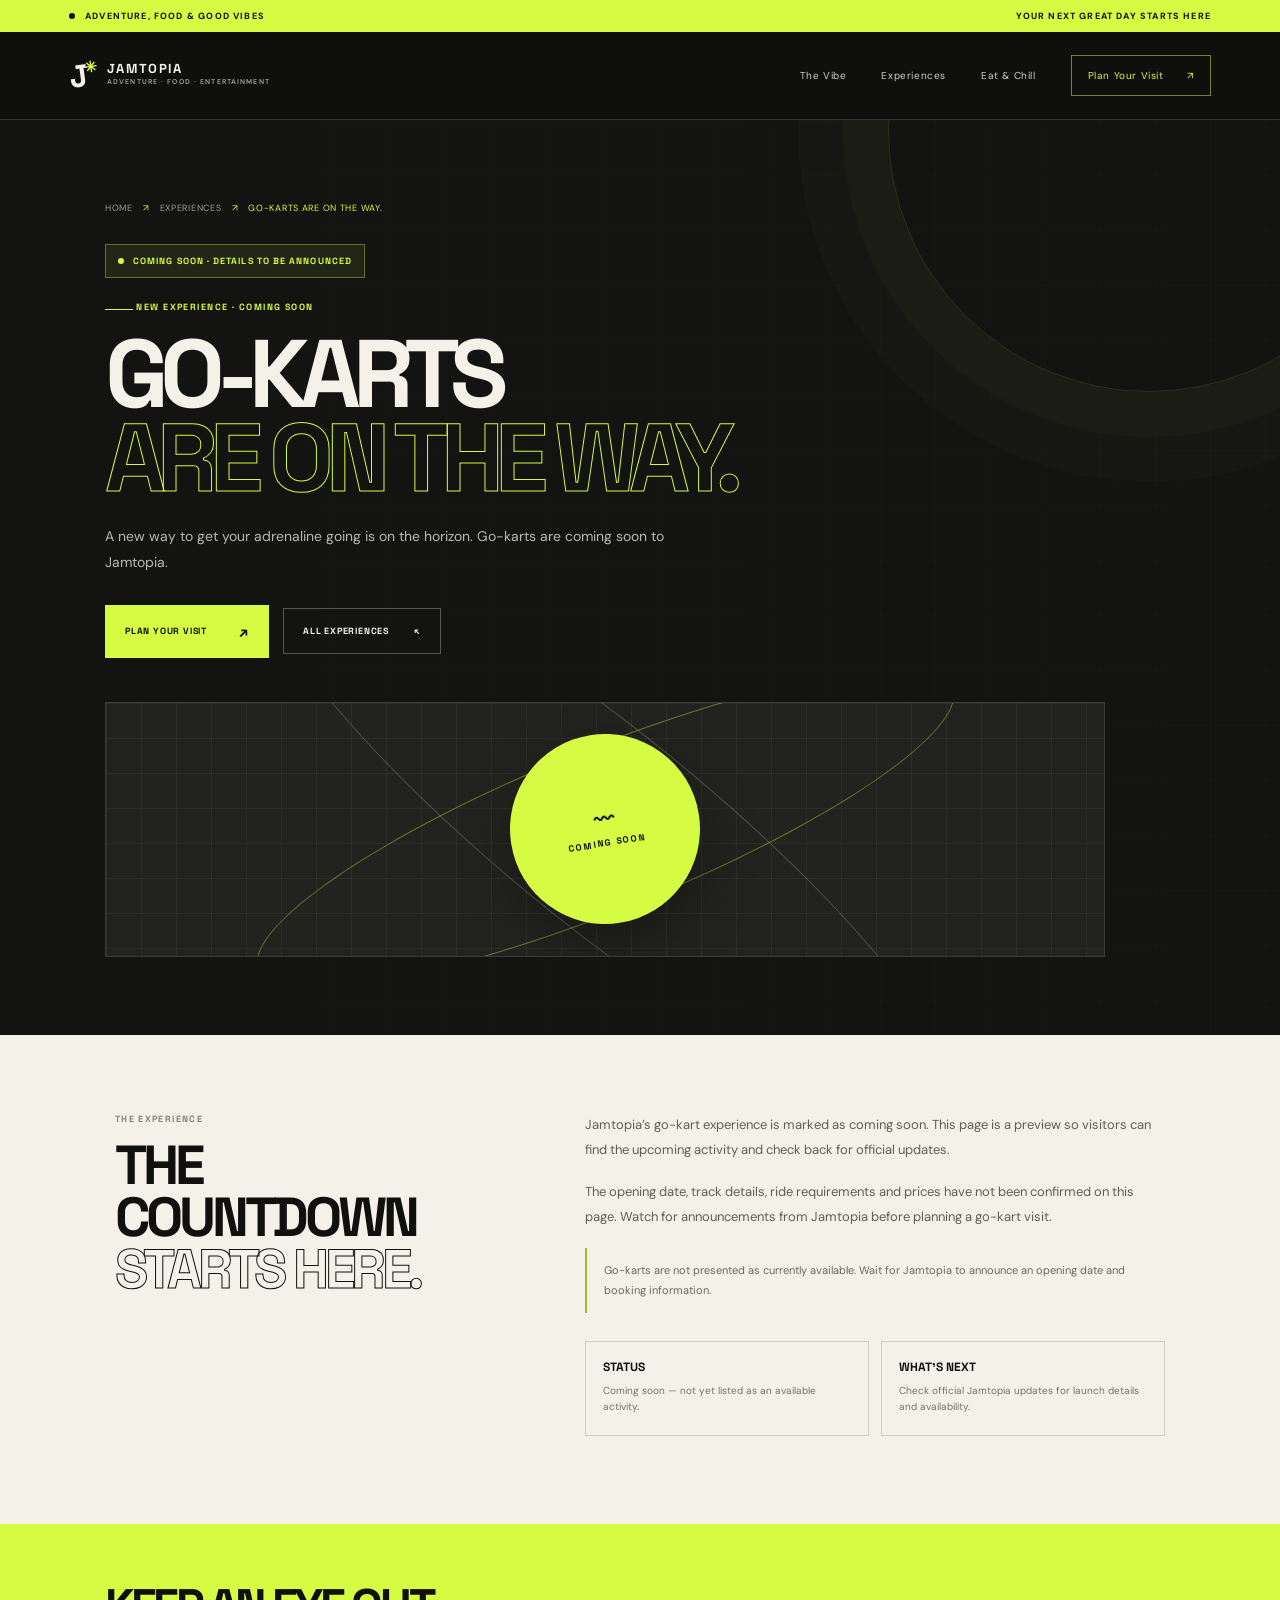
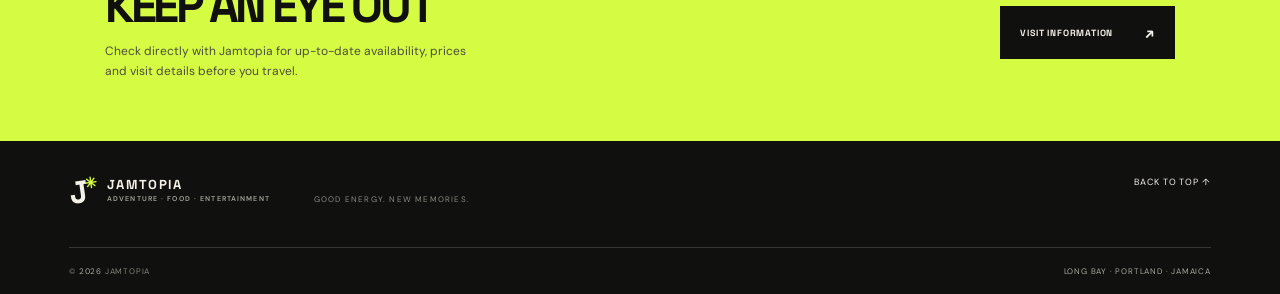
<file: go-karts.html>
<!doctype html>
<html lang="en">
<head>
  <meta charset="utf-8">
  <meta name="viewport" content="width=device-width, initial-scale=1">
  <meta name="theme-color" content="#10100f">
  <meta name="description" content="A new way to get your adrenaline going is on the horizon. Go-karts are coming soon to Jamtopia.">
  <title>GO-KARTS ARE ON THE WAY. — Jamtopia</title>
  <link rel="preconnect" href="https://fonts.googleapis.com">
  <link rel="preconnect" href="https://fonts.gstatic.com" crossorigin>
  <link href="https://fonts.googleapis.com/css2?family=DM+Sans:wght@400;500;600;700&family=Space+Grotesk:wght@400;500;600;700&display=swap" rel="stylesheet">
  <link rel="stylesheet" href="styles.css">
  <script>document.documentElement.classList.add('js-motion');</script>
</head>
<body>
  <div class="scroll-progress" aria-hidden="true"><span></span></div>
  <div class="announcement"><span class="pulse"></span> ADVENTURE, FOOD & GOOD VIBES <span class="announcement-right">YOUR NEXT GREAT DAY STARTS HERE</span></div>
  <header class="site-header">
    <a class="brand" href="index.html#home" aria-label="Jamtopia home"><span class="brand-mark">J<span>✳</span></span><span class="brand-name">JAMTOPIA<small>ADVENTURE · FOOD · ENTERTAINMENT</small></span></a>
    <button class="menu-toggle" aria-label="Open navigation" aria-expanded="false"><span></span><span></span></button>
    <nav class="nav" aria-label="Main navigation">
      <a href="index.html#about">The Vibe</a><a href="index.html#experiences">Experiences</a><a href="dining.html">Eat & Chill</a><a href="index.html#visit" class="nav-cta">Plan Your Visit <span>↗</span></a>
    </nav>
  </header>
  <main class="activity-page-main">
    <section class="activity-detail-hero">
      <div class="activity-detail-grid" aria-hidden="true"></div>
      <div class="activity-detail-wrap">
        <div class="breadcrumbs"><a href="index.html">HOME</a><span>↗</span><a href="index.html#experiences">EXPERIENCES</a><span>↗</span><span>GO-KARTS ARE ON THE WAY.</span></div>
        <div class="coming-soon-banner"><span class="pulse"></span> COMING SOON · DETAILS TO BE ANNOUNCED</div>
        <p class="detail-eyebrow reveal"><span class="eyebrow-line"></span> NEW EXPERIENCE · COMING SOON</p>
        <h1 class="reveal delay-1">GO-KARTS<br><em>ARE ON THE WAY.</em></h1>
        <p class="activity-detail-lede reveal delay-2">A new way to get your adrenaline going is on the horizon. Go-karts are coming soon to Jamtopia.</p>
        <div class="detail-actions reveal delay-3"><a class="button button-lime" href="index.html#visit">PLAN YOUR VISIT <span>↗</span></a><a class="button-outline" href="index.html#experiences">ALL EXPERIENCES <span>↖</span></a></div>
        <div class="detail-art reveal delay-2" aria-label="THE NEXT RIDE IS ON THE WAY visual">
          <div class="detail-art-orbit"></div><div class="detail-art-orbit orbit-b"></div>
          <div class="detail-art-shape">〰<small>COMING SOON</small></div>
        </div>
      </div>
    </section>
    <section class="activity-detail-content">
      <div class="detail-content-grid">
        <div class="reveal"><div class="section-kicker">THE EXPERIENCE</div><h2>THE COUNTDOWN<br><span>STARTS HERE.</span></h2></div>
        <div class="reveal delay-1">
          <p>Jamtopia’s go-kart experience is marked as coming soon. This page is a preview so visitors can find the upcoming activity and check back for official updates.</p>
          <p>The opening date, track details, ride requirements and prices have not been confirmed on this page. Watch for announcements from Jamtopia before planning a go-kart visit.</p>
          <p class="detail-note">Go-karts are not presented as currently available. Wait for Jamtopia to announce an opening date and booking information.</p>
          <div class="detail-mini-grid">
          <div class="detail-mini"><b>STATUS</b><span>Coming soon — not yet listed as an available activity.</span></div>
          <div class="detail-mini"><b>WHAT'S NEXT</b><span>Check official Jamtopia updates for launch details and availability.</span></div>
          </div>
        </div>
      </div>
    </section>
    <section class="detail-bottom-cta">
      <div><h2>KEEP AN EYE OUT</h2><p>Check directly with Jamtopia for up-to-date availability, prices and visit details before you travel.</p></div>
      <a href="index.html#visit" class="button button-dark">VISIT INFORMATION <span>↗</span></a>
    </section>
  </main>
  <footer class="footer">
    <a class="brand footer-brand" href="index.html#home"><span class="brand-mark">J<span>✳</span></span><span class="brand-name">JAMTOPIA<small>ADVENTURE · FOOD · ENTERTAINMENT</small></span></a>
    <p>GOOD ENERGY. NEW MEMORIES.</p><a href="#" class="back-top">BACK TO TOP ↑</a>
    <div class="footer-bottom"><span>© <span class="year"></span> JAMTOPIA</span><span>LONG BAY · PORTLAND · JAMAICA</span></div>
  </footer>
  <script src="script.js"></script>
  <script>document.querySelectorAll('.year').forEach(el => el.textContent = new Date().getFullYear());</script>
</body>
</html>
</file>
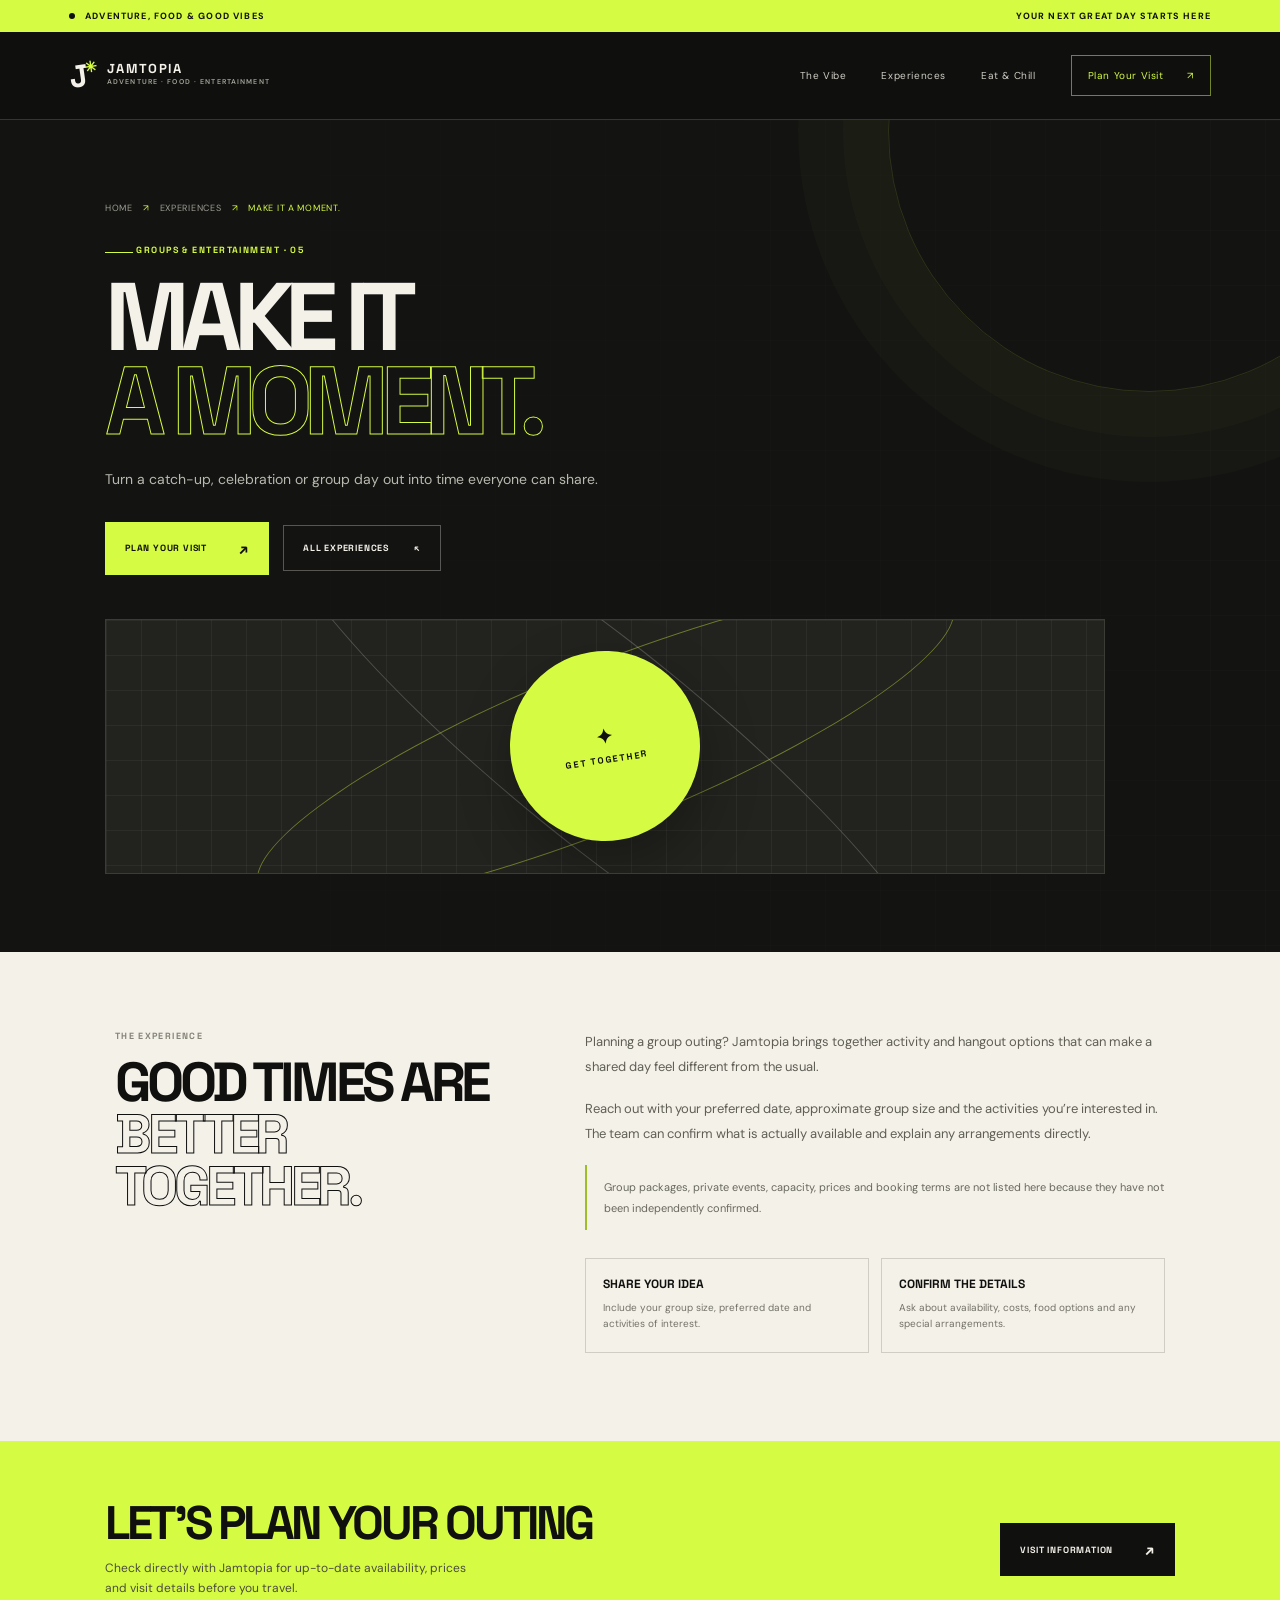
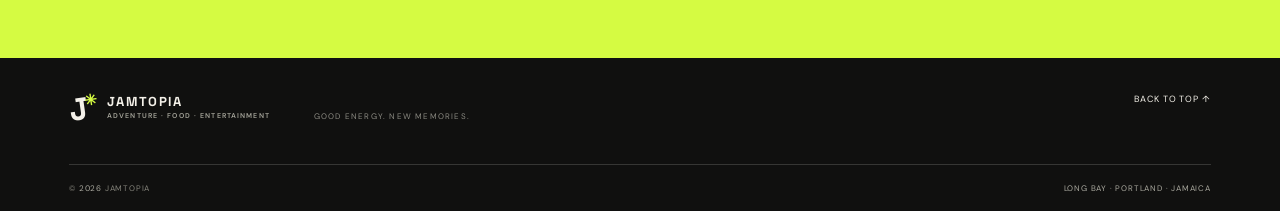
<file: group-outings.html>
<!doctype html>
<html lang="en">
<head>
  <meta charset="utf-8">
  <meta name="viewport" content="width=device-width, initial-scale=1">
  <meta name="theme-color" content="#10100f">
  <meta name="description" content="Turn a catch-up, celebration or group day out into time everyone can share.">
  <title>MAKE IT A MOMENT. — Jamtopia</title>
  <link rel="preconnect" href="https://fonts.googleapis.com">
  <link rel="preconnect" href="https://fonts.gstatic.com" crossorigin>
  <link href="https://fonts.googleapis.com/css2?family=DM+Sans:wght@400;500;600;700&family=Space+Grotesk:wght@400;500;600;700&display=swap" rel="stylesheet">
  <link rel="stylesheet" href="styles.css">
  <script>document.documentElement.classList.add('js-motion');</script>
</head>
<body>
  <div class="scroll-progress" aria-hidden="true"><span></span></div>
  <div class="announcement"><span class="pulse"></span> ADVENTURE, FOOD & GOOD VIBES <span class="announcement-right">YOUR NEXT GREAT DAY STARTS HERE</span></div>
  <header class="site-header">
    <a class="brand" href="index.html#home" aria-label="Jamtopia home"><span class="brand-mark">J<span>✳</span></span><span class="brand-name">JAMTOPIA<small>ADVENTURE · FOOD · ENTERTAINMENT</small></span></a>
    <button class="menu-toggle" aria-label="Open navigation" aria-expanded="false"><span></span><span></span></button>
    <nav class="nav" aria-label="Main navigation">
      <a href="index.html#about">The Vibe</a><a href="index.html#experiences">Experiences</a><a href="dining.html">Eat & Chill</a><a href="index.html#visit" class="nav-cta">Plan Your Visit <span>↗</span></a>
    </nav>
  </header>
  <main class="activity-page-main">
    <section class="activity-detail-hero">
      <div class="activity-detail-grid" aria-hidden="true"></div>
      <div class="activity-detail-wrap">
        <div class="breadcrumbs"><a href="index.html">HOME</a><span>↗</span><a href="index.html#experiences">EXPERIENCES</a><span>↗</span><span>MAKE IT A MOMENT.</span></div>
        
        <p class="detail-eyebrow reveal"><span class="eyebrow-line"></span> GROUPS & ENTERTAINMENT · 05</p>
        <h1 class="reveal delay-1">MAKE IT<br><em>A MOMENT.</em></h1>
        <p class="activity-detail-lede reveal delay-2">Turn a catch-up, celebration or group day out into time everyone can share.</p>
        <div class="detail-actions reveal delay-3"><a class="button button-lime" href="index.html#visit">PLAN YOUR VISIT <span>↗</span></a><a class="button-outline" href="index.html#experiences">ALL EXPERIENCES <span>↖</span></a></div>
        <div class="detail-art reveal delay-2" aria-label="YOUR PEOPLE · YOUR PLAN visual">
          <div class="detail-art-orbit"></div><div class="detail-art-orbit orbit-b"></div>
          <div class="detail-art-shape">✦<small>GET TOGETHER</small></div>
        </div>
      </div>
    </section>
    <section class="activity-detail-content">
      <div class="detail-content-grid">
        <div class="reveal"><div class="section-kicker">THE EXPERIENCE</div><h2>GOOD TIMES ARE<br><span>BETTER TOGETHER.</span></h2></div>
        <div class="reveal delay-1">
          <p>Planning a group outing? Jamtopia brings together activity and hangout options that can make a shared day feel different from the usual.</p>
          <p>Reach out with your preferred date, approximate group size and the activities you’re interested in. The team can confirm what is actually available and explain any arrangements directly.</p>
          <p class="detail-note">Group packages, private events, capacity, prices and booking terms are not listed here because they have not been independently confirmed.</p>
          <div class="detail-mini-grid">
          <div class="detail-mini"><b>SHARE YOUR IDEA</b><span>Include your group size, preferred date and activities of interest.</span></div>
          <div class="detail-mini"><b>CONFIRM THE DETAILS</b><span>Ask about availability, costs, food options and any special arrangements.</span></div>
          </div>
        </div>
      </div>
    </section>
    <section class="detail-bottom-cta">
      <div><h2>LET'S PLAN YOUR OUTING</h2><p>Check directly with Jamtopia for up-to-date availability, prices and visit details before you travel.</p></div>
      <a href="index.html#visit" class="button button-dark">VISIT INFORMATION <span>↗</span></a>
    </section>
  </main>
  <footer class="footer">
    <a class="brand footer-brand" href="index.html#home"><span class="brand-mark">J<span>✳</span></span><span class="brand-name">JAMTOPIA<small>ADVENTURE · FOOD · ENTERTAINMENT</small></span></a>
    <p>GOOD ENERGY. NEW MEMORIES.</p><a href="#" class="back-top">BACK TO TOP ↑</a>
    <div class="footer-bottom"><span>© <span class="year"></span> JAMTOPIA</span><span>LONG BAY · PORTLAND · JAMAICA</span></div>
  </footer>
  <script src="script.js"></script>
  <script>document.querySelectorAll('.year').forEach(el => el.textContent = new Date().getFullYear());</script>
</body>
</html>
</file>
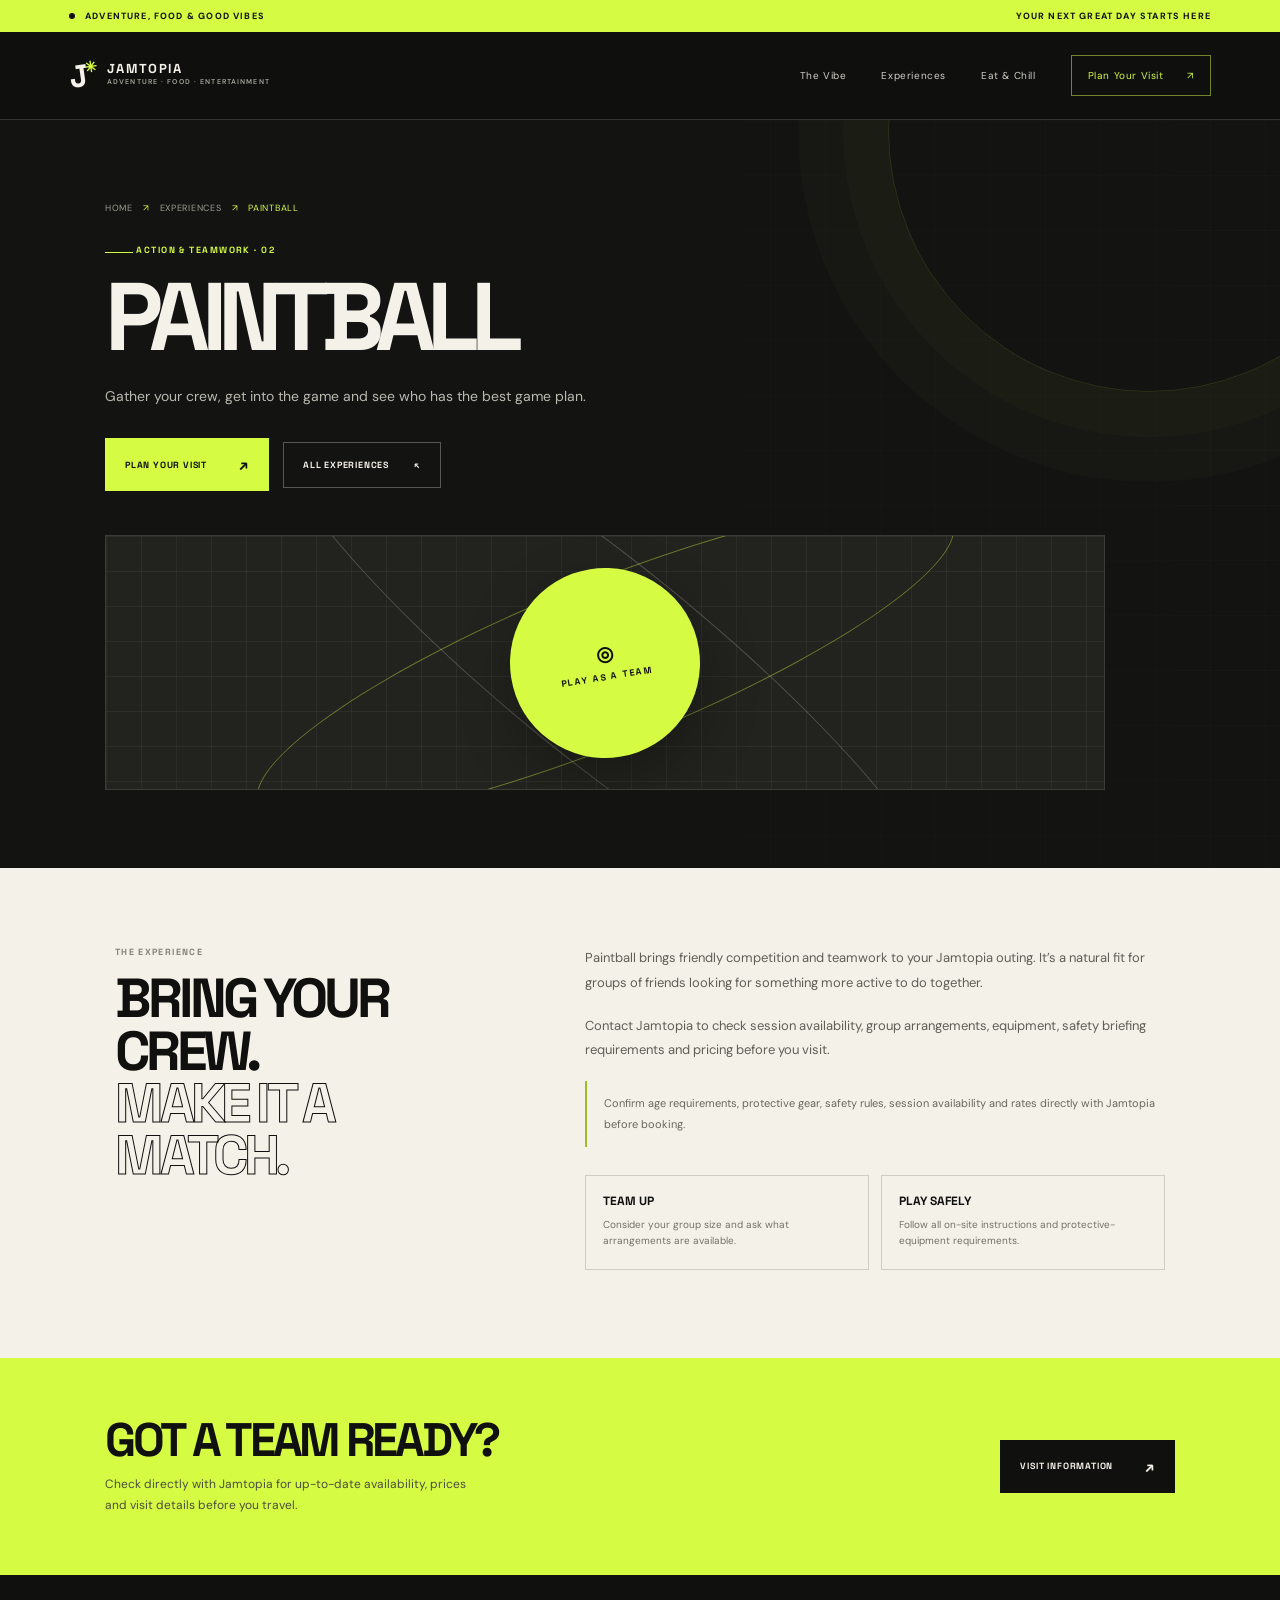
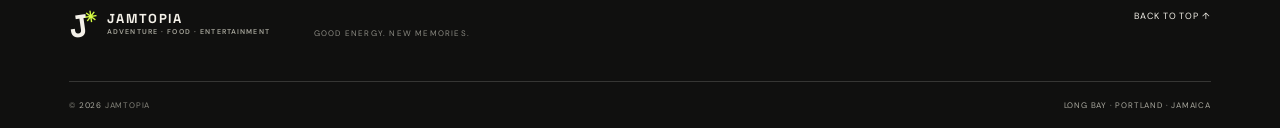
<file: paintball.html>
<!doctype html>
<html lang="en">
<head>
  <meta charset="utf-8">
  <meta name="viewport" content="width=device-width, initial-scale=1">
  <meta name="theme-color" content="#10100f">
  <meta name="description" content="Gather your crew, get into the game and see who has the best game plan.">
  <title>PAINTBALL — Jamtopia</title>
  <link rel="preconnect" href="https://fonts.googleapis.com">
  <link rel="preconnect" href="https://fonts.gstatic.com" crossorigin>
  <link href="https://fonts.googleapis.com/css2?family=DM+Sans:wght@400;500;600;700&family=Space+Grotesk:wght@400;500;600;700&display=swap" rel="stylesheet">
  <link rel="stylesheet" href="styles.css">
  <script>document.documentElement.classList.add('js-motion');</script>
</head>
<body>
  <div class="scroll-progress" aria-hidden="true"><span></span></div>
  <div class="announcement"><span class="pulse"></span> ADVENTURE, FOOD & GOOD VIBES <span class="announcement-right">YOUR NEXT GREAT DAY STARTS HERE</span></div>
  <header class="site-header">
    <a class="brand" href="index.html#home" aria-label="Jamtopia home"><span class="brand-mark">J<span>✳</span></span><span class="brand-name">JAMTOPIA<small>ADVENTURE · FOOD · ENTERTAINMENT</small></span></a>
    <button class="menu-toggle" aria-label="Open navigation" aria-expanded="false"><span></span><span></span></button>
    <nav class="nav" aria-label="Main navigation">
      <a href="index.html#about">The Vibe</a><a href="index.html#experiences">Experiences</a><a href="dining.html">Eat & Chill</a><a href="index.html#visit" class="nav-cta">Plan Your Visit <span>↗</span></a>
    </nav>
  </header>
  <main class="activity-page-main">
    <section class="activity-detail-hero">
      <div class="activity-detail-grid" aria-hidden="true"></div>
      <div class="activity-detail-wrap">
        <div class="breadcrumbs"><a href="index.html">HOME</a><span>↗</span><a href="index.html#experiences">EXPERIENCES</a><span>↗</span><span>PAINTBALL</span></div>
        
        <p class="detail-eyebrow reveal"><span class="eyebrow-line"></span> ACTION & TEAMWORK · 02</p>
        <h1 class="reveal delay-1">PAINTBALL</h1>
        <p class="activity-detail-lede reveal delay-2">Gather your crew, get into the game and see who has the best game plan.</p>
        <div class="detail-actions reveal delay-3"><a class="button button-lime" href="index.html#visit">PLAN YOUR VISIT <span>↗</span></a><a class="button-outline" href="index.html#experiences">ALL EXPERIENCES <span>↖</span></a></div>
        <div class="detail-art reveal delay-2" aria-label="AIM · MOVE · PLAY visual">
          <div class="detail-art-orbit"></div><div class="detail-art-orbit orbit-b"></div>
          <div class="detail-art-shape">◎<small>PLAY AS A TEAM</small></div>
        </div>
      </div>
    </section>
    <section class="activity-detail-content">
      <div class="detail-content-grid">
        <div class="reveal"><div class="section-kicker">THE EXPERIENCE</div><h2>BRING YOUR CREW.<br><span>MAKE IT A MATCH.</span></h2></div>
        <div class="reveal delay-1">
          <p>Paintball brings friendly competition and teamwork to your Jamtopia outing. It’s a natural fit for groups of friends looking for something more active to do together.</p>
          <p>Contact Jamtopia to check session availability, group arrangements, equipment, safety briefing requirements and pricing before you visit.</p>
          <p class="detail-note">Confirm age requirements, protective gear, safety rules, session availability and rates directly with Jamtopia before booking.</p>
          <div class="detail-mini-grid">
          <div class="detail-mini"><b>TEAM UP</b><span>Consider your group size and ask what arrangements are available.</span></div>
          <div class="detail-mini"><b>PLAY SAFELY</b><span>Follow all on-site instructions and protective-equipment requirements.</span></div>
          </div>
        </div>
      </div>
    </section>
    <section class="detail-bottom-cta">
      <div><h2>GOT A TEAM READY?</h2><p>Check directly with Jamtopia for up-to-date availability, prices and visit details before you travel.</p></div>
      <a href="index.html#visit" class="button button-dark">VISIT INFORMATION <span>↗</span></a>
    </section>
  </main>
  <footer class="footer">
    <a class="brand footer-brand" href="index.html#home"><span class="brand-mark">J<span>✳</span></span><span class="brand-name">JAMTOPIA<small>ADVENTURE · FOOD · ENTERTAINMENT</small></span></a>
    <p>GOOD ENERGY. NEW MEMORIES.</p><a href="#" class="back-top">BACK TO TOP ↑</a>
    <div class="footer-bottom"><span>© <span class="year"></span> JAMTOPIA</span><span>LONG BAY · PORTLAND · JAMAICA</span></div>
  </footer>
  <script src="script.js"></script>
  <script>document.querySelectorAll('.year').forEach(el => el.textContent = new Date().getFullYear());</script>
</body>
</html>
</file>
<file: styles.css>
:root{--ink:#10100f;--paper:#f4f1e9;--lime:#d5fb42;--orange:#ff734f;--blue:#7de4d1;--muted:#aaa99f;--line:rgba(244,241,233,.17);--font-head:"Space Grotesk",sans-serif;--font-body:"DM Sans",sans-serif}
*{box-sizing:border-box}
html{scroll-behavior:smooth;scroll-padding-top:88px}
body{margin:0;background:var(--ink);color:var(--paper);font-family:var(--font-body);-webkit-font-smoothing:antialiased;overflow-x:hidden}
a{color:inherit;text-decoration:none}
button,input,select,textarea{font:inherit}
::selection{background:var(--lime);color:var(--ink)}
.scroll-progress{position:fixed;top:0;left:0;width:100%;height:3px;z-index:100;background:transparent;pointer-events:none}.scroll-progress span{display:block;width:0;height:100%;background:var(--lime);box-shadow:0 0 12px rgba(213,251,66,.7)}
.announcement{height:32px;padding:0 5.4%;display:flex;align-items:center;gap:10px;background:var(--lime);color:var(--ink);font-size:9px;font-weight:700;letter-spacing:.13em}.announcement-right{margin-left:auto}.pulse,.note-dot{width:6px;height:6px;border-radius:50%;background:currentColor;display:inline-block}.pulse{animation:blink 1.3s ease-in-out infinite}
.site-header{height:88px;padding:0 5.4%;display:flex;align-items:center;justify-content:space-between;border-bottom:1px solid var(--line);position:sticky;top:0;z-index:50;background:rgba(16,16,15,.97);backdrop-filter:none}
.brand{display:flex;align-items:center;gap:12px}.brand-mark{font:700 31px/1 var(--font-head);letter-spacing:-.1em;display:inline-block;transform:rotate(-8deg)}.brand-mark span{color:var(--lime);font-size:15px;display:inline-block;vertical-align:top;animation:spin 12s linear infinite;transform-origin:center}.brand-name{font:700 13px/1.1 var(--font-head);letter-spacing:.12em}.brand-name small{display:block;font:600 7px/1.8 var(--font-body);letter-spacing:.16em;color:#a5a49a}
.nav{display:flex;align-items:center;gap:35px;font-size:10px;letter-spacing:.06em;color:#d0cec5}.nav>a:not(.nav-cta){position:relative;padding:10px 0}.nav>a:not(.nav-cta):after{content:"";position:absolute;left:0;bottom:3px;width:100%;height:1px;background:var(--lime);transform:scaleX(0);transform-origin:right;transition:transform .3s ease}.nav>a:not(.nav-cta):hover:after{transform:scaleX(1);transform-origin:left}.nav-cta{padding:13px 16px;border:1px solid rgba(213,251,66,.5);color:var(--lime);transition:background .25s,color .25s,transform .25s}.nav-cta:hover{background:var(--lime);color:var(--ink);transform:translateY(-2px)}.nav-cta span{margin-left:20px}.menu-toggle{display:none;background:transparent;border:0}
.hero{min-height:700px;padding:85px 5.4% 95px;display:grid;grid-template-columns:1.04fr .96fr;align-items:center;position:relative;overflow:hidden}.hero-grid{position:absolute;inset:0;pointer-events:none;background-image:linear-gradient(rgba(255,255,255,.025) 1px,transparent 1px),linear-gradient(90deg,rgba(255,255,255,.025) 1px,transparent 1px);background-size:64px 64px;mask-image:linear-gradient(90deg,black,transparent 92%);}.hero:before{content:"";position:absolute;width:520px;height:520px;border-radius:50%;background:radial-gradient(circle,rgba(213,251,66,.055) 0%,rgba(213,251,66,.018) 42%,transparent 72%);filter:none;left:-230px;top:130px;animation:breathe 8s ease-in-out infinite alternate}
.hero-copy{position:relative;z-index:3;padding-right:30px}.eyebrow{display:flex;align-items:center;gap:11px;font-size:9px;font-weight:700;letter-spacing:.16em;color:var(--lime);margin:0}.eyebrow-line{width:28px;height:1px;background:var(--lime);display:inline-block}
.hero h1{font:700 clamp(67px,8.5vw,116px)/.82 var(--font-head);letter-spacing:-.095em;margin:33px 0 26px;position:relative;z-index:2}.hero h1 em,.statement h2 em,.final-cta h2 em{font-style:normal;color:transparent;-webkit-text-stroke:1px var(--lime);text-shadow:0 0 45px rgba(213,251,66,.05)}
.hero-intro{max-width:420px;color:#bdbbb2;font-size:13px;line-height:1.85;margin:0 0 30px}.hero-actions{display:flex;align-items:center;gap:26px}.button{display:inline-flex;align-items:center;justify-content:space-between;gap:32px;padding:17px 20px;font:700 9px var(--font-head);letter-spacing:.09em;border:0;position:relative;overflow:hidden;transition:transform .25s ease,box-shadow .25s ease}.button span{font-size:15px;transition:transform .3s}.button:hover{transform:translateY(-4px);box-shadow:0 12px 32px rgba(0,0,0,.23)}.button:hover span{transform:translate(4px,-3px)}.button-lime{background:var(--lime);color:var(--ink)}.button-lime:before{content:"";position:absolute;top:-100%;bottom:-100%;left:-50%;width:25%;background:rgba(255,255,255,.55);transform:rotate(20deg);transition:left .6s}.button-lime:hover:before{left:130%}.text-link{font-size:10px;color:#d1cfc5}.text-link span{color:var(--lime);margin-left:8px;display:inline-block;transition:transform .25s}.text-link:hover span{transform:translateY(4px)}.hero-foot{position:absolute;top:calc(100% + 72px);left:0;right:0;display:flex;align-items:center;gap:12px;font-size:8px;font-weight:700;letter-spacing:.13em;color:#797970}.hero-index{color:var(--lime)}.hero-foot-line{height:1px;width:65px;background:#494941}
.hero-visual{position:relative;z-index:1;height:480px;display:flex;align-items:center;justify-content:center;isolation:isolate;--mx:0;--my:0;perspective:900px;contain:layout}.hero-visual:after{content:"";position:absolute;width:70%;height:70%;border-radius:50%;background:radial-gradient(circle,rgba(255,115,79,.11) 0%,rgba(255,115,79,.04) 42%,transparent 72%);filter:none;z-index:-1;animation:breathe 7s ease-in-out infinite alternate}.visual-sun{position:absolute;width:260px;height:260px;right:10%;top:16%;border-radius:50%;background:linear-gradient(135deg,#e3ff66 0%,#9cc333 42%,#ff925c 100%);filter:none;opacity:.88;box-shadow:0 0 42px rgba(213,251,66,.09);animation:sun-pulse 7s ease-in-out infinite alternate;will-change:transform;transform:translate(calc(var(--mx)*-.3),calc(var(--my)*-.3))}.orbit{position:absolute;border:1px solid rgba(244,241,233,.27);border-radius:50%;transform:rotate(-24deg)}.orbit-one{width:430px;height:200px;animation:orbit 30s linear infinite;will-change:transform}.orbit-two{width:480px;height:285px;border-color:rgba(213,251,66,.4);transform:rotate(55deg);animation:none}.hero-slab{position:absolute;backdrop-filter:none;border:1px solid rgba(244,241,233,.22);background:linear-gradient(140deg,rgba(244,241,233,.10),rgba(244,241,233,.015));box-shadow:12px 18px 38px rgba(0,0,0,.16);transform-style:preserve-3d}.slab-one{width:230px;height:290px;transform:translate(calc(var(--mx)*-.14),calc(var(--my)*-.14)) rotate(28deg) skewY(-9deg);animation:slab-float 7s ease-in-out infinite;will-change:translate}.slab-two{width:190px;height:260px;transform:translate(calc(var(--mx)*.1),calc(var(--my)*.1)) rotate(-22deg) skewY(7deg);border-color:rgba(213,251,66,.3);animation:slab-float 9s ease-in-out infinite reverse;will-change:translate}.visual-stamp{width:175px;height:175px;border-radius:50%;border:1px solid rgba(16,16,15,.7);background:var(--lime);color:var(--ink);display:flex;flex-direction:column;align-items:center;justify-content:center;position:relative;z-index:4;transform:translate(calc(var(--mx)*.07),calc(var(--my)*.07)) rotate(-11deg);box-shadow:0 12px 28px rgba(0,0,0,.20);animation:stamp-bob 5s ease-in-out infinite;will-change:translate}.visual-stamp span{font:700 18px var(--font-head);letter-spacing:-.06em}.visual-stamp b{font:700 10px var(--font-head);letter-spacing:.25em;margin:3px}.visual-stamp i{font-style:normal;font-size:17px;margin-top:9px;animation:spin 10s linear infinite}.vertical-label{position:absolute;right:3%;top:12%;writing-mode:vertical-rl;font:700 8px var(--font-head);letter-spacing:.17em;color:#98978d}.hero-photo-note{position:absolute;right:3%;bottom:14%;font-size:8px;letter-spacing:.13em;color:#c2c0b6}.note-dot{background:var(--lime);margin-right:8px;box-shadow:0 0 10px var(--lime)}.hero-float-tag{position:absolute;padding:10px 12px;background:#1f201a;border:1px solid rgba(213,251,66,.25);font:700 8px var(--font-head);letter-spacing:.12em;box-shadow:0 8px 25px rgba(0,0,0,.25);z-index:5}.hero-float-tag span{color:var(--lime);margin-left:12px}.tag-top{top:13%;left:3%;transform:rotate(-5deg);animation:tag-float 6s ease-in-out infinite;will-change:translate}.tag-bottom{bottom:12%;left:6%;transform:rotate(4deg);animation:tag-float 7s ease-in-out infinite reverse;will-change:translate}
.ticker{position:absolute;height:46px;bottom:0;left:0;right:0;background:var(--lime);color:var(--ink);overflow:hidden;display:flex;align-items:center;transform:rotate(-1deg) scale(1.02);transform-origin:center}.ticker-track{display:flex;align-items:center;gap:25px;white-space:nowrap;min-width:max-content;animation:ticker 29s linear infinite;font:700 12px var(--font-head);letter-spacing:.13em}.ticker-track b{font-size:16px}.ticker:hover .ticker-track{animation-play-state:paused}
.section-pad{padding:110px 8.2%}.intro{background:var(--paper);color:var(--ink);position:relative;overflow:hidden}.section-kicker{font:700 9px var(--font-head);letter-spacing:.15em;color:#858478}.intro-content{display:grid;grid-template-columns:1.2fr .8fr;align-items:end;gap:8%;margin-top:29px;position:relative;z-index:1}.intro h2,.section-heading h2,.visit-title h2{font:700 clamp(43px,6.2vw,78px)/.91 var(--font-head);letter-spacing:-.08em;margin:0}.intro h2 span,.section-heading h2 span,.visit-title h2 span,.process h2 span{color:transparent;-webkit-text-stroke:1px var(--ink)}.intro-side p{max-width:405px;font-size:13px;line-height:1.9;color:#5f5f56;margin:0 0 23px}.under-link{font-size:9px;font-weight:700;letter-spacing:.08em;border-bottom:1px solid #aaa99f;padding-bottom:10px;display:inline-flex;gap:35px;transition:gap .25s}.under-link span{color:#708313;font-size:13px}.under-link:hover{gap:48px}.intro-marquee{display:flex;align-items:center;gap:24px;white-space:nowrap;width:max-content;margin:78px -8.2% -110px;padding:15px 0;font:700 9px var(--font-head);letter-spacing:.16em;color:rgba(16,16,15,.34);border-top:1px solid rgba(16,16,15,.14);animation:marquee 25s linear infinite}.intro-marquee b{color:#9fba32;font-size:14px}
.experiences{background:#131312;position:relative;overflow:hidden}.experiences:before{content:"";position:absolute;right:-170px;top:20px;width:430px;height:430px;border:1px solid rgba(213,251,66,.09);border-radius:50%;box-shadow:0 0 0 40px rgba(213,251,66,.012),0 0 0 80px rgba(213,251,66,.012),0 0 0 120px rgba(213,251,66,.012);pointer-events:none}.section-heading{display:flex;justify-content:space-between;align-items:flex-end;gap:40px;margin-bottom:47px;position:relative;z-index:1}.section-heading h2{margin-top:24px}.section-heading h2 span{ -webkit-text-stroke-color:var(--paper)}.section-heading>p{max-width:310px;color:#a7a69c;font-size:12px;line-height:1.85;margin:0 0 5px}.activity-grid{display:grid;grid-template-columns:repeat(3,minmax(0,1fr));gap:16px;position:relative;z-index:1}.activity-card{min-width:0;background:#20201d;border:1px solid rgba(244,241,233,.1);border-radius:18px;position:relative;overflow:hidden;transition:transform .4s cubic-bezier(.2,.8,.2,1),border-color .35s,box-shadow .35s;transform-style:preserve-3d}.activity-card:hover{transform:translateY(-8px);border-color:rgba(213,251,66,.5);box-shadow:0 25px 45px rgba(0,0,0,.22)}.activity-visual{height:225px;position:relative;overflow:hidden;isolation:isolate;background:#282821}.activity-visual:before{content:"";position:absolute;inset:0;background-image:linear-gradient(rgba(255,255,255,.05) 1px,transparent 1px),linear-gradient(90deg,rgba(255,255,255,.05) 1px,transparent 1px);background-size:25px 25px;opacity:.55;transition:transform .7s}.activity-card:hover .activity-visual:before{transform:scale(1.12) rotate(3deg)}.activity-index{position:absolute;top:16px;left:16px;font:700 8px var(--font-head);letter-spacing:.12em;color:rgba(255,255,255,.7);z-index:4}.activity-glyph{position:absolute;top:47px;left:50%;transform:translateX(-50%) rotate(-14deg);font:400 100px/1 var(--font-head);color:rgba(16,16,15,.78);z-index:2;text-shadow:0 8px 18px rgba(0,0,0,.10);transition:transform .5s cubic-bezier(.2,.8,.2,1),color .4s}.activity-card:hover .activity-glyph{transform:translateX(-50%) rotate(2deg) scale(1.13);color:rgba(16,16,15,.95)}.visual-caption{position:absolute;left:16px;bottom:15px;font:700 8px var(--font-head);letter-spacing:.14em;color:rgba(16,16,15,.8);z-index:4}.activity-atv .activity-visual{background:linear-gradient(135deg,#bde14a,#7d9b32 52%,#ffb66c)}.terrain{position:absolute;bottom:-35px;width:125%;height:100px;border-radius:50%;background:rgba(16,16,15,.23);transform:rotate(-8deg);transition:transform .6s}.terrain-a{left:-15%;bottom:-46px}.terrain-b{left:-8%;bottom:-65px;background:rgba(16,16,15,.15);transform:rotate(9deg)}.activity-card:hover .terrain-a{transform:rotate(-3deg) translateY(-7px)}.activity-card:hover .terrain-b{transform:rotate(5deg) translateY(-3px)}.activity-orbit{position:absolute;top:35px;left:25%;width:170px;height:110px;border:1px solid rgba(16,16,15,.35);border-radius:50%;transform:rotate(45deg);transition:transform .6s}.activity-card:hover .activity-orbit{transform:rotate(68deg) scale(1.1)}.activity-paintball .activity-visual{background:linear-gradient(135deg,#ff8665,#ffbf62 55%,#e9e05a)}.paint-splatter{position:absolute;width:80px;height:80px;border-radius:52% 48% 62% 38%;opacity:.85;transition:transform .5s}.splatter-a{background:#d5fb42;left:18%;bottom:23px;transform:rotate(15deg)}.splatter-b{background:#ff604b;right:14%;top:37px;transform:rotate(30deg) scale(.85)}.splatter-c{background:#7de4d1;right:31%;bottom:16px;transform:rotate(50deg) scale(.55)}.activity-card:hover .splatter-a{transform:rotate(65deg) scale(1.15)}.activity-card:hover .splatter-b{transform:rotate(-25deg) scale(1.05)}.target-glyph{font-size:110px;color:rgba(16,16,15,.68)}.activity-movie .activity-visual{background:linear-gradient(155deg,#1b1c37,#56447b 65%,#ff9d71)}.activity-movie .activity-glyph{color:var(--lime);text-shadow:0 0 25px rgba(213,251,66,.35);font-size:54px;top:74px;left:calc(50% + 4px);z-index:5}.movie-screen{position:absolute;left:19%;right:19%;top:56px;height:105px;border:5px solid #181820;background:linear-gradient(135deg,#b4def0,#d5fb42 48%,#ff9d71);box-shadow:0 0 0 1px rgba(255,255,255,.3),0 20px 40px rgba(0,0,0,.2);transform:skewY(-2deg);transition:transform .5s,filter .5s}.movie-screen span{position:absolute;bottom:8px;left:9px;font:700 8px/1.4 var(--font-head);letter-spacing:.11em;color:#181820}.activity-card:hover .movie-screen{transform:skewY(2deg) scale(1.04);filter:saturate(1.3)}.movie-stars{position:absolute;inset:0;background:radial-gradient(circle at 14% 25%,white 0 1px,transparent 2px),radial-gradient(circle at 79% 20%,white 0 1px,transparent 2px),radial-gradient(circle at 61% 37%,white 0 1px,transparent 2px),radial-gradient(circle at 85% 53%,white 0 1px,transparent 2px);animation:twinkle 3s ease-in-out infinite alternate}.activity-dining .activity-visual{background:linear-gradient(135deg,#f1c681,#d78a5b 50%,#a95038)}.activity-dining .activity-glyph{font-size:90px;color:rgba(75,31,21,.75)}.dining-ring{position:absolute;left:calc(50% - 70px);top:35px;width:140px;height:140px;border:1px solid rgba(75,31,21,.38);border-radius:50%;transition:transform .6s}.ring-a{transform:scale(.72) rotate(40deg)}.ring-b{transform:scale(1.15) rotate(-24deg)}.activity-card:hover .ring-a{transform:scale(.85) rotate(90deg)}.activity-card:hover .ring-b{transform:scale(1.3) rotate(-60deg)}.activity-events .activity-visual{background:linear-gradient(135deg,#76d4c2,#a8df88 50%,#d5fb42)}.activity-events .activity-glyph{font-size:112px;color:#164940}.event-beam{position:absolute;bottom:-50px;height:180px;width:2px;background:rgba(16,16,15,.35);transform-origin:bottom;transition:transform .6s}.beam-a{left:26%;transform:rotate(26deg)}.beam-b{left:52%;transform:rotate(-12deg)}.beam-c{left:77%;transform:rotate(-34deg)}.activity-card:hover .beam-a{transform:rotate(9deg)}.activity-card:hover .beam-b{transform:rotate(7deg)}.activity-card:hover .beam-c{transform:rotate(-13deg)}.activity-karts .activity-visual{background:linear-gradient(135deg,#1d1d1b,#34342c 55%,#5a5a49)}.activity-karts .activity-visual:after{content:"";position:absolute;inset:0;background:repeating-linear-gradient(135deg,transparent 0 25px,rgba(213,251,66,.05) 25px 27px)}.activity-karts .activity-glyph{color:var(--lime);font-size:110px;top:50px;left:51%;text-shadow:0 0 24px rgba(213,251,66,.16)}.track{position:absolute;border:2px solid rgba(213,251,66,.25);border-radius:48%;transform:rotate(-26deg);transition:transform .7s}.track-a{width:245px;height:115px;left:14%;top:70px}.track-b{width:195px;height:85px;left:22%;top:83px;border-color:rgba(244,241,233,.28)}.track-c{width:140px;height:57px;left:31%;top:98px;border-color:rgba(213,251,66,.45)}.activity-card:hover .track{transform:rotate(-10deg) scale(1.08)}.coming-pill{position:absolute;top:15px;right:14px;z-index:5;display:flex;align-items:center;gap:7px;padding:8px 10px;background:var(--lime);color:var(--ink);font:700 8px var(--font-head);letter-spacing:.1em}.coming-pill .pulse{background:var(--ink)}.activity-karts .visual-caption{color:#dbdace}.activity-info{padding:19px 18px 20px;display:grid;grid-template-columns:1fr 33px;gap:12px;align-items:start}.activity-type{font-size:7px;letter-spacing:.15em;color:#a3a297;margin:0 0 8px}.activity-info h3{font:700 22px/1.05 var(--font-head);letter-spacing:-.055em;margin:0}.activity-info>a,.coming-arrow{width:32px;height:32px;border:1px solid rgba(244,241,233,.23);border-radius:50%;display:flex;align-items:center;justify-content:center;color:var(--lime);font-size:17px;transition:transform .3s,background .3s,color .3s}.activity-info>a:hover{background:var(--lime);color:var(--ink);transform:rotate(45deg)}.activity-info>p{grid-column:1/-1;margin:0;font-size:11px;line-height:1.7;color:#aaa99f;max-width:320px}.coming-arrow{border-color:rgba(213,251,66,.35);color:var(--lime)}.services-note{font-size:10px;color:#77776e;margin:20px 0 0}
.statement{background:var(--lime);color:var(--ink);min-height:510px;padding:100px 12%;position:relative;overflow:hidden}.statement-noise{position:absolute;right:-90px;top:-160px;width:490px;height:490px;border:1px solid rgba(16,16,15,.18);border-radius:50%;box-shadow:0 0 0 35px rgba(16,16,15,.03),0 0 0 70px rgba(16,16,15,.03),0 0 0 105px rgba(16,16,15,.03);animation:orbit 70s linear infinite}.statement-inner{position:relative;z-index:1;max-width:850px}.statement .eyebrow{color:#4e4e42}.statement .eyebrow-line{background:var(--ink)}.statement h2,.final-cta h2{font-size:clamp(52px,7.7vw,100px);line-height:.86;letter-spacing:-.09em;margin:30px 0 22px}.statement h2 em{color:var(--paper);-webkit-text-stroke:1px var(--ink)}.statement-text{max-width:460px;font-size:13px;line-height:1.8;color:#3e3e34;margin-bottom:26px}.button-dark{background:var(--ink);color:var(--paper)}.statement-side{position:absolute;right:5%;bottom:40px;writing-mode:vertical-rl;font:700 9px var(--font-head);letter-spacing:.18em}.statement-shape{position:absolute;right:12%;bottom:-95px;font:700 480px/.8 var(--font-head);letter-spacing:-.15em;color:rgba(16,16,15,.045);transform:rotate(12deg);animation:shape-bob 9s ease-in-out infinite}
.visit{display:grid;grid-template-columns:1fr .9fr;gap:9%;background:#f4f1e9;color:var(--ink)}.visit-title h2{margin:28px 0 22px}.visit-title h2 span{-webkit-text-stroke-color:var(--ink)}.visit-title>p{max-width:315px;font-size:13px;line-height:1.85;color:#64645b}.visit-details{align-self:center;border-top:1px solid #c9c7bd}.visit-detail{display:flex;gap:17px;padding:25px 0;border-bottom:1px solid #c9c7bd}.detail-icon{width:37px;height:37px;border:1px solid #b0b0a4;border-radius:50%;display:flex;align-items:center;justify-content:center;font-size:17px;color:#687d19;flex-shrink:0}.detail-label{font-size:8px;font-weight:700;letter-spacing:.15em;color:#808074}.visit-detail h3{font:700 16px var(--font-head);letter-spacing:-.03em;margin:8px 0}.visit-detail p{font-size:10px;color:#696960;line-height:1.7;margin:0}.visit-button{width:100%;margin-top:22px}.phone-link{display:inline-flex;gap:18px;font-size:9px;font-weight:700;letter-spacing:.08em;margin-top:20px;border-bottom:1px solid #bbb9ae;padding-bottom:7px}.phone-link span{color:#657d12}.contact-caveat{font-size:9px;line-height:1.6;color:#7a796f;margin-top:16px}
.final-cta{position:relative;overflow:hidden;text-align:center;padding:105px 6%;background:#191917;min-height:420px}.final-cta:before{content:"";position:absolute;width:410px;height:410px;left:calc(50% - 205px);top:-190px;border:1px solid rgba(213,251,66,.18);border-radius:50%;box-shadow:0 0 0 45px rgba(213,251,66,.025),0 0 0 90px rgba(213,251,66,.02);animation:orbit 38s linear infinite}.final-cta .eyebrow{justify-content:center;position:relative}.final-cta h2{position:relative;margin:29px 0}.final-cta h2 em{-webkit-text-stroke-color:var(--lime)}.final-cta .button{position:relative}.cta-spark{position:absolute;color:var(--lime);font-size:38px;animation:spin 16s linear infinite}.spark-a{left:17%;top:23%}.spark-b{right:19%;bottom:19%;animation-direction:reverse}
.footer{padding:35px 5.4% 0;background:#10100f}.footer-brand{display:inline-flex}.footer>p{display:inline-block;margin-left:40px;font-size:8px;letter-spacing:.15em;color:#8b8a82}.back-top{float:right;font-size:9px;letter-spacing:.1em;transition:color .2s}.back-top:hover{color:var(--lime)}.footer-bottom{margin-top:35px;border-top:1px solid var(--line);padding:18px 0;display:flex;justify-content:space-between;font-size:8px;letter-spacing:.1em;color:#85847b}.footer-bottom span:last-child{color:#aaa99f}
.js-motion .reveal{opacity:0;transform:translateY(24px);transition:opacity .75s cubic-bezier(.2,.7,.2,1),transform .75s cubic-bezier(.2,.7,.2,1);transition-delay:var(--reveal-delay,0ms)}.js-motion .reveal.is-visible{opacity:1;transform:translateY(0)}.delay-1{--reveal-delay:90ms}.delay-2{--reveal-delay:180ms}.delay-3{--reveal-delay:270ms}
@keyframes blink{0%,100%{opacity:1;transform:scale(1)}50%{opacity:.35;transform:scale(.65)}}@keyframes spin{to{transform:rotate(360deg)}}@keyframes orbit{to{transform:rotate(336deg)}}@keyframes orbit-reverse{to{transform:rotate(-305deg)}}@keyframes grid-drift{to{background-position:64px 64px}}@keyframes breathe{from{opacity:.7}to{opacity:1}}@keyframes sun-pulse{from{translate:0 0;scale:.99}to{translate:0 -8px;scale:1.02}}@keyframes slab-float{0%,100%{translate:0 0}50%{translate:0 -8px}}@keyframes stamp-bob{0%,100%{translate:0 0}50%{translate:0 -7px}}@keyframes tag-float{0%,100%{translate:0 0}50%{translate:0 -5px}}@keyframes ticker{to{transform:translateX(-50%)}}@keyframes marquee{to{transform:translateX(-30%)}}@keyframes twinkle{from{opacity:.35}to{opacity:1}}@keyframes shape-bob{0%,100%{transform:rotate(12deg) translateY(0)}50%{transform:rotate(8deg) translateY(-16px)}}
@media(max-width:1050px){.hero{grid-template-columns:1fr .9fr;padding-top:72px}.hero-visual{height:430px}.visual-sun{width:220px;height:220px}.orbit-one{width:350px;height:180px}.orbit-two{width:400px;height:240px}.activity-grid{grid-template-columns:repeat(2,minmax(0,1fr))}.activity-visual{height:235px}.section-pad{padding-left:6%;padding-right:6%}.statement{padding-left:9%}.visit{gap:5%}}
@media(max-width:700px){html{scroll-padding-top:75px}.announcement{font-size:7px;padding:0 5%}.announcement-right{display:none}.site-header{height:72px;padding:0 5%}.menu-toggle{display:flex;flex-direction:column;gap:5px;padding:10px;cursor:pointer}.menu-toggle span{width:23px;height:2px;background:var(--paper);display:block;transition:transform .25s}.menu-toggle[aria-expanded=true] span:first-child{transform:translateY(3.5px) rotate(45deg)}.menu-toggle[aria-expanded=true] span:last-child{transform:translateY(-3.5px) rotate(-45deg)}.nav{display:none;position:absolute;top:71px;left:0;right:0;background:rgba(23,23,22,.98);padding:20px 5% 25px;flex-direction:column;align-items:stretch;gap:0;border-bottom:1px solid var(--line)}.nav.open{display:flex;animation:menu-drop .25s ease-out}.nav>a{padding:15px 0;border-bottom:1px solid var(--line)}.nav .nav-cta{margin-top:12px;padding:15px}.hero{display:block;min-height:870px;padding:55px 6% 80px}.hero-copy{padding:0}.hero h1{font-size:clamp(59px,15vw,92px);margin:29px 0 20px}.hero-intro{font-size:12px;max-width:380px}.hero-actions{gap:17px;flex-wrap:wrap}.hero-visual{position:absolute;right:0;bottom:56px;width:100%;height:360px;opacity:.93;transform:scale(.94)}.visual-sun{width:210px;height:210px;right:17%;top:10%}.orbit-one{width:330px;height:155px}.orbit-two{width:370px;height:225px}.slab-one{width:180px;height:240px}.slab-two{width:155px;height:220px}.visual-stamp{width:135px;height:135px}.visual-stamp span{font-size:15px}.vertical-label{right:4%;top:5%;font-size:7px}.hero-photo-note{bottom:4%;right:10%;font-size:7px}.hero-float-tag{font-size:7px}.tag-top{top:6%;left:4%}.tag-bottom{bottom:9%;left:3%}.hero-foot{top:calc(100% + 31px);gap:8px;font-size:7px}.hero-foot-line{width:28px}.ticker{height:38px}.ticker-track{font-size:10px;gap:18px}.section-pad{padding:75px 6%}.intro-content{grid-template-columns:1fr;gap:25px}.intro h2,.section-heading h2,.visit-title h2{font-size:clamp(38px,10vw,59px)}.intro-marquee{margin:52px -6% -75px}.section-heading{display:block;margin-bottom:32px}.section-heading>p{margin-top:20px}.activity-grid{grid-template-columns:1fr 1fr;gap:9px}.activity-visual{height:170px}.activity-index{left:10px;top:12px;font-size:6px}.activity-glyph{font-size:77px;top:48px}.activity-movie .activity-glyph{top:68px}.movie-screen{left:14%;right:14%;top:53px;height:86px}.visual-caption{font-size:6px;left:10px;bottom:11px}.activity-info{padding:15px 12px 16px;gap:9px}.activity-info h3{font-size:17px;letter-spacing:-.06em}.activity-type{font-size:6px;line-height:1.4}.activity-info>a,.coming-arrow{width:28px;height:28px;font-size:15px}.activity-info>p{font-size:10px}.coming-pill{font-size:6px;padding:7px 6px;gap:4px;top:9px;right:7px}.terrain-a{bottom:-40px}.dining-ring{left:calc(50% - 55px);width:110px;height:110px}.track-a{left:5%;width:210px}.track-b{left:14%;width:165px}.track-c{left:25%;width:120px}.statement{padding:75px 6%;min-height:480px}.statement h2,.final-cta h2{font-size:clamp(48px,12vw,77px)}.statement-text{font-size:12px}.statement-side{right:3%;font-size:7px}.statement-shape{font-size:300px;right:4%;bottom:-50px}.visit{grid-template-columns:1fr;gap:35px}.visit-details{width:100%}.visit-title h2{margin:25px 0 20px}.final-cta{padding:84px 6%;min-height:390px}.cta-spark{font-size:26px}.spark-a{left:7%;top:25%}.spark-b{right:8%;bottom:16%}.footer{padding:28px 6% 0}.footer>p{display:block;margin:20px 0 0}.back-top{margin-top:-26px}.footer-bottom{font-size:7px;gap:15px}.footer-bottom span:last-child{text-align:right}}
@media(max-width:390px){.activity-grid{grid-template-columns:1fr}.activity-visual{height:205px}.activity-info h3{font-size:22px}.activity-info>p{font-size:11px}.hero h1{font-size:58px}.brand-name{font-size:11px}.hero-foot span:last-child{letter-spacing:.05em}}
@keyframes menu-drop{from{opacity:0;transform:translateY(-8px)}to{opacity:1;transform:translateY(0)}}
@media(prefers-reduced-motion:reduce){html{scroll-behavior:auto}*,*:before,*:after{animation-duration:.01ms!important;animation-iteration-count:1!important;transition-duration:.01ms!important;scroll-behavior:auto!important}.js-motion .reveal{opacity:1;transform:none}}

/* Performance tuning: preserve the motion language while reducing first-paint work. */
@media (max-width:700px){
  .hero-grid{animation:none}
  .hero:before{animation:none;opacity:.8}
  .hero-visual:after{animation:none}
  .orbit-one{animation-duration:46s}
  .slab-one,.slab-two,.visual-stamp,.tag-top,.tag-bottom{animation-duration:10s}
  .hero-visual{perspective:none}
  .hero-slab{backdrop-filter:none}
}
@media (max-width:420px){
  .orbit-one{animation:none}
  .visual-stamp i{animation:none}
}
@media (prefers-reduced-motion:reduce){
  .hero-grid,.orbit-one,.visual-sun,.hero-slab,.visual-stamp,.visual-stamp i,.tag-top,.tag-bottom,.hero:before,.hero-visual:after{animation:none!important;will-change:auto!important}
}


/* Multi-page activity navigation */
.activity-card[data-page-link] { cursor: pointer; }
.activity-card[data-page-link]:focus-visible { outline: 2px solid var(--lime); outline-offset: 4px; }
.activity-card .activity-info > a { position: relative; z-index: 3; }
.activity-page-main { min-height: 55vh; }
.activity-detail-hero { position: relative; overflow: hidden; padding: 82px 8.2% 78px; background: #131312; }
.activity-detail-hero:before { content: ""; position: absolute; right: -130px; top: -250px; width: 520px; height: 520px; border: 1px solid rgba(213,251,66,.13); border-radius: 50%; box-shadow: 0 0 0 45px rgba(213,251,66,.025), 0 0 0 90px rgba(213,251,66,.02); animation: detail-orbit 54s linear infinite; }
.activity-detail-grid { position: absolute; inset: 0; pointer-events: none; opacity: .55; background-image: linear-gradient(rgba(255,255,255,.025) 1px,transparent 1px),linear-gradient(90deg,rgba(255,255,255,.025) 1px,transparent 1px); background-size: 55px 55px; mask-image: linear-gradient(90deg,transparent,black); }
.activity-detail-wrap { position: relative; max-width: 1000px; z-index: 1; }
.breadcrumbs { display: flex; align-items: center; gap: 10px; flex-wrap: wrap; color: #9e9d93; font-size: 9px; letter-spacing: .08em; margin-bottom: 30px; }
.breadcrumbs a { transition: color .2s; }
.breadcrumbs a:hover { color: var(--lime); }
.breadcrumbs span { color: var(--lime); }
.detail-eyebrow { color: var(--lime); font: 700 9px var(--font-head); letter-spacing: .16em; margin: 0 0 20px; }
.activity-detail-hero h1 { font: 700 clamp(52px,8vw,96px)/.87 var(--font-head); letter-spacing: -.09em; text-transform: uppercase; margin: 0 0 24px; max-width: 900px; }
.activity-detail-hero h1 em { color: transparent; -webkit-text-stroke: 1px var(--lime); font-style: normal; }
.activity-detail-lede { color: #bab9af; font-size: 14px; line-height: 1.85; max-width: 600px; margin: 0 0 29px; }
.detail-actions { display: flex; align-items: center; flex-wrap: wrap; gap: 14px; }
.button-outline { display: inline-flex; align-items: center; justify-content: space-between; gap: 25px; padding: 16px 19px; border: 1px solid rgba(244,241,233,.3); font: 700 9px var(--font-head); letter-spacing: .09em; transition: border-color .2s, color .2s, transform .2s; }
.button-outline:hover { border-color: var(--lime); color: var(--lime); transform: translateY(-3px); }
.detail-art { min-height: 255px; margin-top: 44px; position: relative; overflow: hidden; border: 1px solid rgba(244,241,233,.12); background: #22221e; display: flex; align-items: center; justify-content: center; }
.detail-art:before { content:""; position:absolute; inset:0; background-image:linear-gradient(rgba(255,255,255,.045) 1px,transparent 1px),linear-gradient(90deg,rgba(255,255,255,.045) 1px,transparent 1px); background-size:35px 35px; }
.detail-art-shape { position:relative; display:flex; flex-direction:column; justify-content:center; align-items:center; width:190px; height:190px; border-radius:50%; background:var(--lime); color:var(--ink); font:700 20px/.9 var(--font-head); letter-spacing:-.07em; transform:rotate(-9deg); box-shadow:0 22px 55px rgba(0,0,0,.28); animation:detail-float 6s ease-in-out infinite; }
.detail-art-shape small { font-size:9px; letter-spacing:.2em; margin-top:10px; }
.detail-art-orbit { position:absolute; width:75%; height:64%; border:1px solid rgba(213,251,66,.42); border-radius:50%; transform:rotate(-22deg); animation:detail-orbit 28s linear infinite; }
.detail-art-orbit.orbit-b { width:88%; height:78%; border-color:rgba(244,241,233,.22); transform:rotate(39deg); animation-direction:reverse; }
.activity-detail-content { padding: 78px 8.2% 88px; background: var(--paper); color: var(--ink); }
.activity-detail-content .detail-content-grid { display:grid; grid-template-columns: .8fr 1.2fr; gap:8%; align-items:start; max-width:1050px; margin:0 auto; }
.activity-detail-content h2 { font:700 clamp(36px,5vw,55px)/.95 var(--font-head); letter-spacing:-.075em; margin:14px 0 0; }
.activity-detail-content h2 span { color:transparent; -webkit-text-stroke:1px var(--ink); }
.activity-detail-content p { color:#5f5f56; font-size:13px; line-height:1.9; margin:0 0 18px; }
.detail-note { border-left:2px solid #9ebd29; padding:12px 0 12px 17px; font-size:11px !important; color:#68685e !important; }
.detail-mini-grid { display:grid; grid-template-columns:repeat(2,minmax(0,1fr)); gap:12px; margin-top:28px; }
.detail-mini { border:1px solid #d0cec4; padding:17px; min-height:95px; }
.detail-mini b { display:block; font:700 12px var(--font-head); margin-bottom:8px; }
.detail-mini span { display:block; color:#737268; font-size:10px; line-height:1.6; }
.detail-bottom-cta { background:#d5fb42; color:#10100f; padding:60px 8.2%; display:flex; justify-content:space-between; align-items:center; gap:25px; }
.detail-bottom-cta h2 { font:700 clamp(29px,4vw,47px)/.94 var(--font-head); letter-spacing:-.07em; margin:0; }
.detail-bottom-cta p { font-size:12px; line-height:1.7; max-width:380px; color:#4c4d3e; margin:12px 0 0; }
.detail-bottom-cta .button-dark { flex-shrink:0; }
.coming-soon-banner { display:inline-flex; align-items:center; gap:9px; padding:10px 12px; margin-bottom:23px; border:1px solid rgba(213,251,66,.35); background:rgba(213,251,66,.08); color:var(--lime); font:700 9px var(--font-head); letter-spacing:.12em; }
@keyframes detail-float { 0%,100%{transform:translateY(0) rotate(-9deg)}50%{transform:translateY(-13px) rotate(-5deg)} }
@keyframes detail-orbit { to { transform: rotate(338deg); } }
@media(max-width:700px) {
 .activity-detail-hero { padding:57px 6% 55px; }
 .activity-detail-hero h1 { font-size:clamp(48px,13vw,76px); }
 .activity-detail-lede { font-size:12px; }
 .detail-art { min-height:210px; margin-top:31px; }
 .detail-art-shape { width:150px; height:150px; font-size:17px; }
 .activity-detail-content { padding:56px 6% 62px; }
 .activity-detail-content .detail-content-grid { grid-template-columns:1fr; gap:24px; }
 .detail-mini-grid { gap:8px; }
 .detail-mini { padding:13px; }
 .detail-bottom-cta { padding:46px 6%; display:block; }
 .detail-bottom-cta .button { margin-top:24px; }
}
</file>
